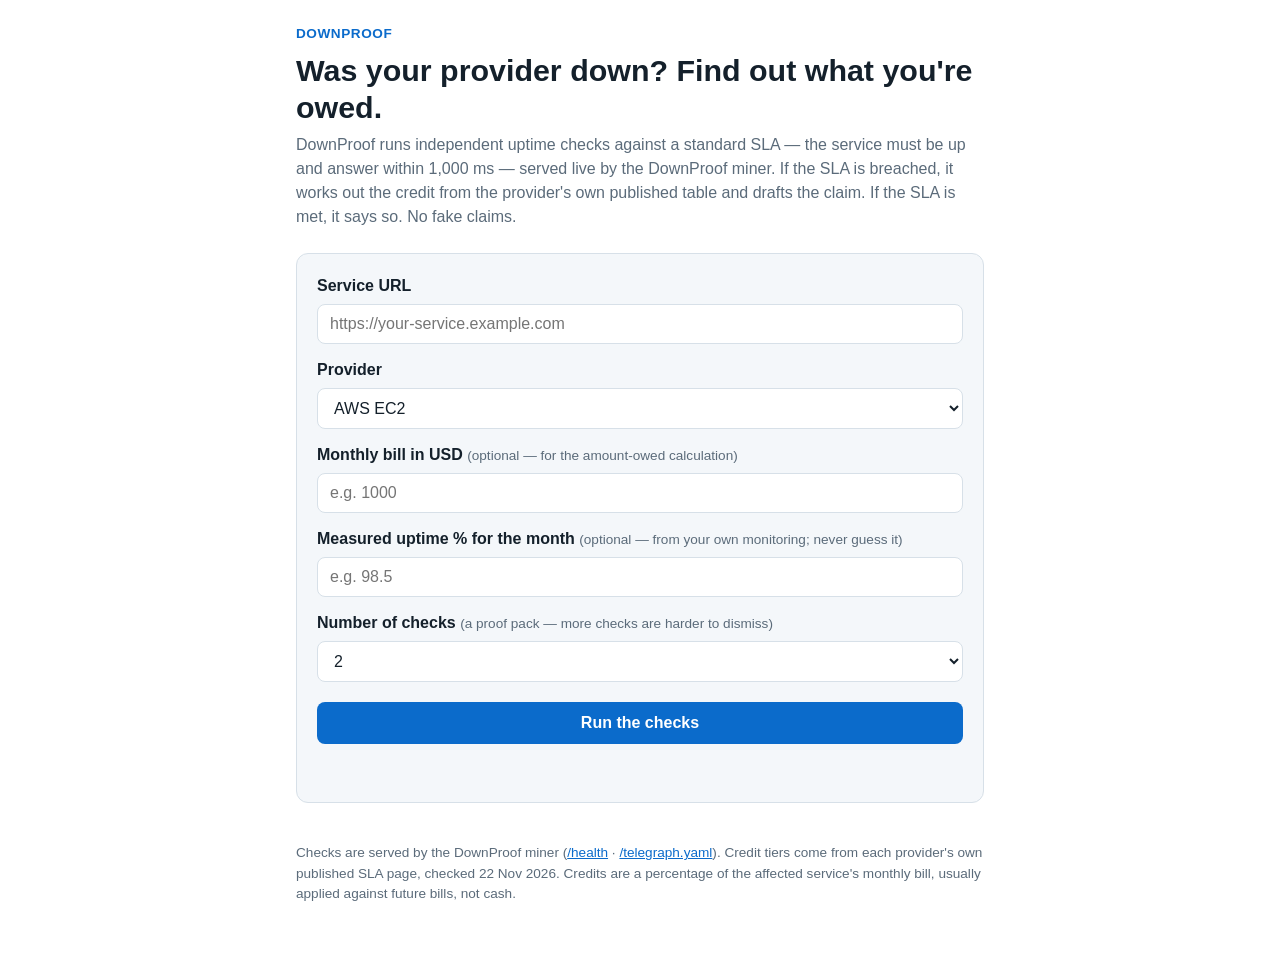
<file: index.html>
<!DOCTYPE html>
<html lang="en">
<head>
<meta charset="utf-8">
<meta name="viewport" content="width=device-width, initial-scale=1">
<title>DownProof — Was your provider down? Find out what you're owed.</title>
<meta name="description" content="DownProof runs independent uptime checks against your provider's SLA and drafts the compensation claim when the SLA is breached.">
<style>
  :root {
    --bg: #ffffff; --fg: #14202b; --muted: #5b6b7a; --card: #f4f7fa;
    --border: #d7e0e8; --accent: #0b6bcb; --accent-fg: #ffffff;
    --ok-bg: #e6f6ec; --ok-fg: #0d6e34; --bad-bg: #fdecec; --bad-fg: #a11313;
    --input-bg: #ffffff;
  }
  @media (prefers-color-scheme: dark) {
    :root {
      --bg: #0d141b; --fg: #e8eef4; --muted: #9db0c1; --card: #16212c;
      --border: #2b3d4e; --accent: #3d9bff; --accent-fg: #06121f;
      --ok-bg: #10301e; --ok-fg: #5ed68c; --bad-bg: #3a1414; --bad-fg: #ff9c9c;
      --input-bg: #0d141b;
    }
  }
  * { box-sizing: border-box; }
  body {
    margin: 0; background: var(--bg); color: var(--fg);
    font-family: -apple-system, BlinkMacSystemFont, "Segoe UI", Roboto, Helvetica, Arial, sans-serif;
    line-height: 1.5;
  }
  main { max-width: 720px; margin: 0 auto; padding: 24px 16px 64px; }
  h1 { font-size: 1.9rem; line-height: 1.2; margin: 8px 0 8px; }
  .brand { font-weight: 800; letter-spacing: .04em; text-transform: uppercase; color: var(--accent); font-size: .85rem; }
  .sub { color: var(--muted); margin: 0 0 24px; }
  form { background: var(--card); border: 1px solid var(--border); border-radius: 12px; padding: 20px; }
  label { display: block; font-weight: 600; margin: 14px 0 6px; }
  label:first-child { margin-top: 0; }
  .hint { font-weight: 400; color: var(--muted); font-size: .85rem; }
  input, select {
    width: 100%; padding: 10px 12px; font-size: 1rem; border-radius: 8px;
    border: 1px solid var(--border); background: var(--input-bg); color: var(--fg);
  }
  button {
    cursor: pointer; border: 0; border-radius: 8px; padding: 12px 18px;
    font-size: 1rem; font-weight: 700; background: var(--accent); color: var(--accent-fg);
  }
  button:disabled { opacity: .55; cursor: wait; }
  button.secondary { background: transparent; color: var(--accent); border: 1px solid var(--accent); padding: 8px 14px; font-size: .9rem; }
  #run { width: 100%; margin-top: 20px; }
  #status { min-height: 1.5em; color: var(--muted); margin: 14px 0 0; }
  #results { margin-top: 28px; display: none; }
  .verdict { border-radius: 12px; padding: 20px; font-size: 1.35rem; font-weight: 800; text-align: center; }
  .verdict.ok { background: var(--ok-bg); color: var(--ok-fg); }
  .verdict.bad { background: var(--bad-bg); color: var(--bad-fg); }
  .check { border: 1px solid var(--border); border-radius: 10px; padding: 12px 16px; margin-top: 10px; }
  .check .tag { font-weight: 700; }
  .check .tag.ok { color: var(--ok-fg); } .check .tag.bad { color: var(--bad-fg); }
  .check p { margin: 4px 0; }
  .panel { background: var(--card); border: 1px solid var(--border); border-radius: 12px; padding: 20px; margin-top: 16px; }
  .panel h2 { margin: 0 0 10px; font-size: 1.15rem; }
  .owed { font-size: 1.6rem; font-weight: 800; }
  textarea {
    width: 100%; min-height: 320px; padding: 12px; border-radius: 8px; resize: vertical;
    border: 1px solid var(--border); background: var(--input-bg); color: var(--fg);
    font-family: ui-monospace, SFMono-Regular, Menlo, Consolas, monospace; font-size: .85rem;
  }
  .row { display: flex; gap: 10px; margin-top: 10px; flex-wrap: wrap; }
  footer { color: var(--muted); font-size: .85rem; margin-top: 40px; }
  a { color: var(--accent); }
</style>
</head>
<body>
<main>
  <div class="brand">DownProof</div>
  <h1>Was your provider down? Find out what you're owed.</h1>
  <p class="sub">DownProof runs independent uptime checks against a standard SLA — the service must be up and
  answer within 1,000&nbsp;ms — served live by the DownProof miner. If the SLA is breached, it works out the
  credit from the provider's own published table and drafts the claim. If the SLA is met, it says so. No fake claims.</p>

  <form id="form">
    <label for="url">Service URL</label>
    <input id="url" type="text" inputmode="url" placeholder="https://your-service.example.com" required>

    <label for="provider">Provider</label>
    <select id="provider">
      <option value="aws-ec2">AWS EC2</option>
      <option value="aws-s3">AWS S3</option>
      <option value="azure-vm">Azure Virtual Machines</option>
      <option value="gcp-compute">Google Compute Engine</option>
      <option value="cloudflare-workers">Cloudflare Workers</option>
      <option value="digitalocean-spaces">DigitalOcean Spaces</option>
      <option value="other">Other / not listed</option>
    </select>

    <label for="bill">Monthly bill in USD <span class="hint">(optional — for the amount-owed calculation)</span></label>
    <input id="bill" type="number" min="0" step="0.01" placeholder="e.g. 1000">

    <label for="uptime">Measured uptime % for the month <span class="hint">(optional — from your own monitoring; never guess it)</span></label>
    <input id="uptime" type="number" min="0" max="100" step="0.01" placeholder="e.g. 98.5">

    <label for="checks">Number of checks <span class="hint">(a proof pack — more checks are harder to dismiss)</span></label>
    <select id="checks">
      <option value="1">1</option>
      <option value="2" selected>2</option>
      <option value="3">3</option>
      <option value="4">4</option>
      <option value="5">5</option>
    </select>

    <button id="run" type="submit">Run the checks</button>
    <p id="status" role="status"></p>
  </form>

  <section id="results">
    <div id="verdict" class="verdict"></div>
    <div id="checklist"></div>
    <div id="owedpanel"></div>
    <div class="panel" id="letterpanel">
      <h2 id="lettertitle">Your claim letter</h2>
      <textarea id="letter" readonly></textarea>
      <div class="row">
        <button class="secondary" id="copy" type="button">Copy</button>
        <button class="secondary" id="download" type="button">Download (.md)</button>
      </div>
    </div>
  </section>

  <footer>
    Checks are served by the DownProof miner (<a href="/health">/health</a> ·
    <a href="/telegraph.yaml">/telegraph.yaml</a>). Credit tiers come from each provider's own published SLA
    page, checked 22 Nov 2026. Credits are a percentage of the affected service's monthly bill, usually
    applied against future bills, not cash.
  </footer>
</main>
<script>
"use strict";

// Provider SLA credit tiers — mirrors app/sla_credits.py TABLES exactly
// (checked against each provider's own SLA page, 22 Nov 2026). If a
// provider is not listed here we never guess a credit figure.
const TABLES = {
  "aws-ec2": {"label": "AWS EC2 (multi-AZ, region level)", "commitment": 99.99, "tiers": [[99.0, 10], [95.0, 30], [0.0, 100]], "claim_window_days": 60, "source": "https://aws.amazon.com/compute/sla/"},
  "aws-s3": {"label": "AWS S3 (Standard)", "commitment": 99.9, "tiers": [[99.0, 10], [95.0, 25], [0.0, 100]], "claim_window_days": 60, "source": "https://aws.amazon.com/s3/sla/"},
  "azure-vm": {"label": "Azure Virtual Machines (zones / availability sets)", "commitment": 99.99, "tiers": [[99.0, 10], [95.0, 25], [0.0, 100]], "claim_window_days": 60, "source": "https://www.syntaqx.com/books/hosting-and-cloud/slas-and-service-credits"},
  "gcp-compute": {"label": "Google Compute Engine (multi-zone, Premium Tier)", "commitment": 99.99, "tiers": [[99.0, 10], [95.0, 25], [0.0, 100]], "claim_window_days": 30, "source": "https://cloud.google.com/compute/sla"},
  "cloudflare-workers": {"label": "Cloudflare Workers", "commitment": 99.99, "tiers": [[99.9, 10], [95.0, 25], [0.0, 50]], "claim_window_days": null, "source": "https://www.cloudflare.com/en-gb/workers-service-level-agreement/"},
  "digitalocean-spaces": {"label": "DigitalOcean Spaces", "commitment": 99.9, "tiers": [[99.0, 10], [95.0, 25], [0.0, 100]], "claim_window_days": null, "source": "https://www.digitalocean.com/sla/spaces"}
};
const CAVEAT = "Credit is a percentage of the affected service's monthly bill, usually applied as a credit against future bills, not cash. Check the provider's SLA for exclusions.";
const PROVIDER_NAMES = {
  "aws-ec2": "AWS EC2", "aws-s3": "AWS S3", "azure-vm": "Azure Virtual Machines",
  "gcp-compute": "Google Compute Engine", "cloudflare-workers": "Cloudflare Workers",
  "digitalocean-spaces": "DigitalOcean Spaces", "other": "Service provider"
};
const MAX_LATENCY_MS = 1000; // the standard SLA this page checks against

const $ = (id) => document.getElementById(id);
const money = (n) => "$" + n.toFixed(2);
const round2 = (n) => Math.round(n * 100) / 100;

function fmtDateUTC(d) {
  const p = (n) => String(n).padStart(2, "0");
  return d.getUTCFullYear() + "-" + p(d.getUTCMonth() + 1) + "-" + p(d.getUTCDate())
    + " " + p(d.getUTCHours()) + ":" + p(d.getUTCMinutes()) + " UTC";
}
function ymdUTC(d) { return fmtDateUTC(d).slice(0, 10); }

// Mirrors credit_for() in app/sla_credits.py.
function creditFor(key, uptimePct, bill) {
  const t = TABLES[key];
  if (!t) return null;
  let pct = 0;
  if (uptimePct < t.commitment) {
    for (const [lower, p] of t.tiers) { if (uptimePct >= lower) { pct = p; break; } }
  }
  return { label: t.label, commitment: t.commitment, uptime: uptimePct, creditPct: pct,
           bill: round2(bill), creditUsd: round2(bill * pct / 100),
           windowDays: t.claim_window_days, source: t.source };
}

async function runOneCheck(url) {
  const resp = await fetch("/query", {
    method: "POST",
    headers: {"Content-Type": "application/json"},
    body: JSON.stringify({url: url, max_latency_ms: MAX_LATENCY_MS})
  });
  const data = await resp.json();
  if (!resp.ok) throw new Error(data.error || ("HTTP " + resp.status));
  return data;
}

$("form").addEventListener("submit", async (ev) => {
  ev.preventDefault();
  const url = $("url").value.trim();
  const providerKey = $("provider").value;
  const providerName = PROVIDER_NAMES[providerKey];
  const billRaw = $("bill").value.trim();
  const uptimeRaw = $("uptime").value.trim();
  const bill = billRaw === "" ? null : parseFloat(billRaw);
  const uptime = uptimeRaw === "" ? null : parseFloat(uptimeRaw);
  const nChecks = parseInt($("checks").value, 10);
  if (!url) return;
  if (uptime !== null && !(uptime >= 0 && uptime <= 100)) {
    $("status").textContent = "Uptime % must be between 0 and 100.";
    return;
  }

  const runBtn = $("run");
  runBtn.disabled = true;
  $("results").style.display = "none";
  const checkedAt = new Date();
  const results = [];
  try {
    for (let i = 0; i < nChecks; i++) {
      $("status").textContent = "Running check " + (i + 1) + " of " + nChecks + " via the DownProof miner…";
      results.push(await runOneCheck(url));
    }
  } catch (e) {
    $("status").textContent = "A check could not be completed: " + e.message;
    runBtn.disabled = false;
    return;
  }
  $("status").textContent = "";
  runBtn.disabled = false;
  render(url, providerKey, providerName, bill, uptime, results, checkedAt);
});

function render(url, providerKey, providerName, bill, uptime, results, checkedAt) {
  const breachedCount = results.filter(r => r.sla && r.sla.breached).length;
  const breached = breachedCount > 0;
  const first = results[0];
  const firstBreached = results.find(r => r.sla && r.sla.breached) || first;

  const verdict = $("verdict");
  verdict.className = "verdict " + (breached ? "bad" : "ok");
  verdict.textContent = breached
    ? "SLA BREACHED — " + breachedCount + " of " + results.length + " check(s) breached"
    : "SLA MET — no breach found";

  $("checklist").innerHTML = results.map((r, i) => {
    const b = r.sla && r.sla.breached;
    return '<div class="check"><p><span class="tag ' + (b ? "bad" : "ok") + '">Check ' + (i + 1)
      + ": " + (b ? "BREACHED" : "OK") + "</span></p>"
      + "<p>" + escapeHtml(r.summary) + "</p>"
      + "<p>" + escapeHtml(r.sla ? r.sla.summary : "") + "</p></div>";
  }).join("");

  // Owed-money calculation — only with bill + uptime + a listed provider.
  let owed = null;
  let owedHtml = "";
  if (breached && providerKey !== "other" && bill !== null && uptime !== null) {
    owed = creditFor(providerKey, uptime, bill);
    const deadline = owed.windowDays ? ymdUTC(new Date(checkedAt.getTime() + owed.windowDays * 86400000)) : null;
    owed.deadline = deadline;
    owedHtml = '<div class="panel"><h2>What you are owed</h2>'
      + '<p class="owed">' + money(owed.creditUsd) + "</p>"
      + "<p>Per " + escapeHtml(owed.label) + "'s own published SLA table: monthly uptime "
      + owed.uptime + "% against a " + owed.commitment + "% commitment puts you in the "
      + owed.creditPct + "% credit tier on a " + money(owed.bill) + " monthly bill.</p>"
      + (deadline ? "<p><strong>Claim by " + deadline + "</strong> (last safe day, " + owed.windowDays
        + " days from this check). Missing the window is the most common reason valid claims die.</p>" : "")
      + '<p class="hint">Source: <a href="' + owed.source + '">' + owed.source + "</a><br>" + CAVEAT + "</p></div>";
  } else if (breached && providerKey === "other") {
    owedHtml = '<div class="panel"><h2>Amount owed</h2><p>The SLA was breached, but this provider is not in '
      + "our published credit table, so the amount owed can't be calculated here — we never guess a figure. "
      + "Check the provider's own SLA for its credit tiers, and use the claim letter below as evidence.</p></div>";
  } else if (breached && (bill === null || uptime === null)) {
    owedHtml = '<div class="panel"><h2>Amount owed</h2><p>The SLA was breached. To calculate the credit, '
      + "add your monthly bill and your measured monthly uptime % above and run the checks again — "
      + "a single snapshot cannot invent a monthly uptime figure.</p></div>";
  } else if (!breached) {
    owedHtml = '<div class="panel"><h2>No breach — nothing owed</h2><p>Every check came back within the SLA, '
      + "so there is no claim to file. The honesty record below exists so a provider (and anyone reviewing "
      + "DownProof) can see it talks users out of false claims, not just into real ones.</p></div>";
  }
  $("owedpanel").innerHTML = owedHtml;

  // Letter / honesty record — mirrors app/downproof.py output.
  let text, title, fname;
  if (breached) {
    title = "Your claim letter"; fname = "claim.md";
    const lines = [
      "To: " + providerName + " — Support / SLA Claims",
      "From: A DownProof user",
      "Date: " + fmtDateUTC(checkedAt),
      "Subject: SLA compensation claim for " + url,
      "",
      "Dear " + providerName + " team,",
      "",
      "An independent uptime check at the time above found your service in breach of its SLA: " + (firstBreached.sla ? firstBreached.sla.summary : ""),
      "Proof pack: " + breachedCount + " of " + results.length + " independent check(s) breached the SLA."
    ];
    results.forEach((r, i) => {
      lines.push("- Check " + (i + 1) + ": " + r.summary + " | " + (r.sla ? r.sla.summary : "")
        + " | Served by: DownProof miner (downproof-uptime), POST /query");
    });
    if (owed) {
      lines.push("",
        "Amount owed (per your own published SLA table — " + owed.label + "):",
        "- Monthly uptime: " + owed.uptime + "% (commitment " + owed.commitment + "%)",
        "- Credit tier: " + owed.creditPct + "% of the affected service's monthly bill",
        "- Monthly bill supplied: " + money(owed.bill) + " -> credit owed: " + money(owed.creditUsd),
        "- Source: " + owed.source,
        "- " + CAVEAT);
      if (owed.deadline) {
        lines.push("",
          "Claim window: file by " + owed.deadline + " (last safe day, " + owed.windowDays
          + " days from this check). Missing the window is the most common reason valid claims die.");
      }
    } else if (providerKey === "other") {
      lines.push("", "Amount owed: not calculated — the provider/service is not in our published credit table; check its SLA directly.");
    }
    lines.push("",
      "Cost of proof: " + results.length + " check(s) served by the DownProof miner (downproof-uptime) from downproof.vercel.app. No charge was made from this web page; the miner's listed price on Telegraph is 0.01 USDC per check.",
      "Recovered / owed: " + money(owed ? owed.creditUsd : 0) + ".",
      "",
      "Please credit the account per the SLA compensation terms and confirm in writing.",
      "",
      "— Generated automatically by DownProof");
    text = lines.join("\n");
  } else {
    title = "Honesty record — no claim filed"; fname = "no_breach.md";
    text = [
      "SLA met — no claim filed",
      "Service: " + url + " (" + providerName + ")",
      "Checked: " + fmtDateUTC(checkedAt) + " — " + results.length + " check(s), all within the SLA",
      "Evidence: " + first.summary,
      "Cost of proof: " + results.length + " check(s) served by the DownProof miner (downproof-uptime) from downproof.vercel.app at no charge from this web page.",
      "This record exists so a provider (and a judge) can see DownProof talks users out of false claims, not just into real ones."
    ].join("\n");
  }
  $("lettertitle").textContent = title;
  $("letter").value = text;
  $("letterpanel").dataset.fname = fname;
  $("results").style.display = "block";
  $("results").scrollIntoView({behavior: "smooth"});
}

function escapeHtml(s) {
  return String(s == null ? "" : s).replace(/[&<>"']/g, (c) => (
    {"&": "&amp;", "<": "&lt;", ">": "&gt;", '"': "&quot;", "'": "&#39;"}[c]));
}

$("copy").addEventListener("click", async () => {
  const ta = $("letter");
  try { await navigator.clipboard.writeText(ta.value); $("copy").textContent = "Copied ✓"; }
  catch (e) { ta.select(); document.execCommand("copy"); $("copy").textContent = "Copied ✓"; }
  setTimeout(() => { $("copy").textContent = "Copy"; }, 2000);
});
$("download").addEventListener("click", () => {
  const fname = $("letterpanel").dataset.fname || "claim.md";
  const blob = new Blob([$("letter").value], {type: "text/markdown"});
  const a = document.createElement("a");
  a.href = URL.createObjectURL(blob);
  a.download = fname;
  a.click();
  URL.revokeObjectURL(a.href);
});
</script>
</body>
</html>
</file>
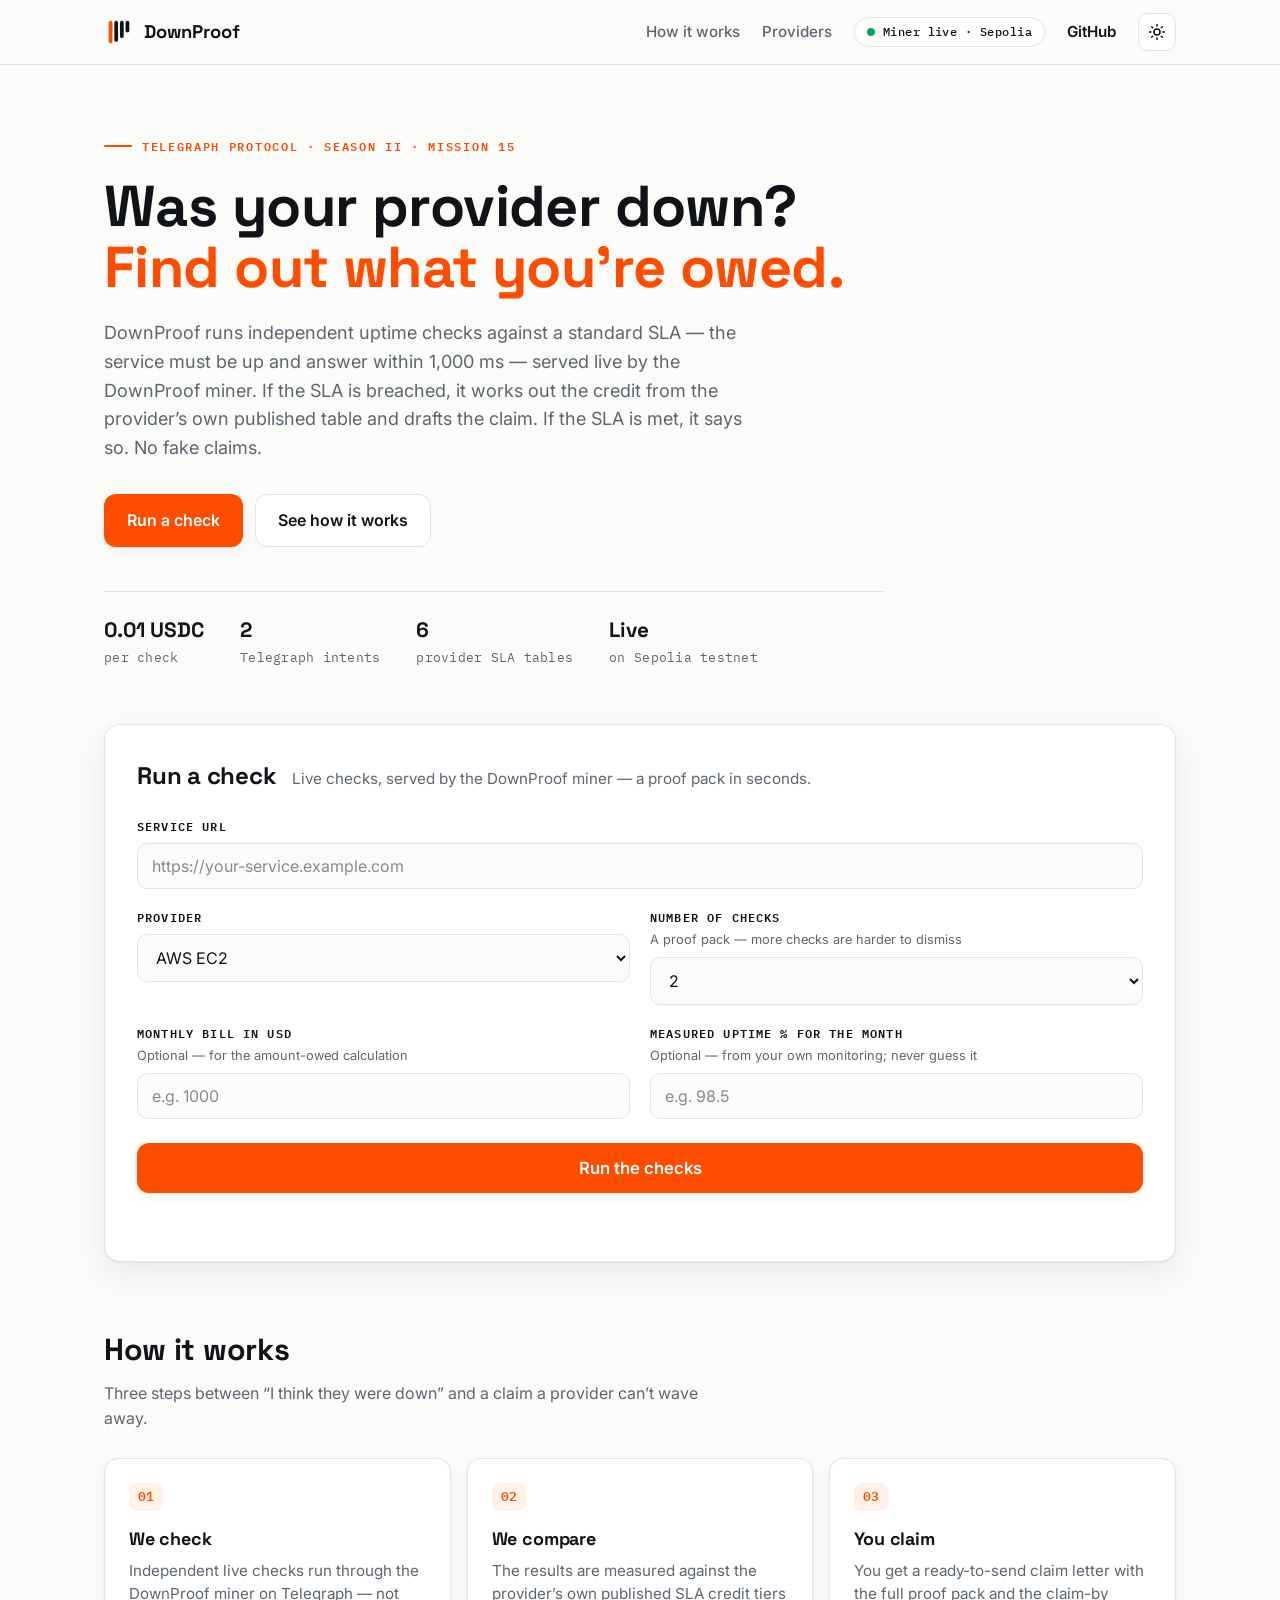
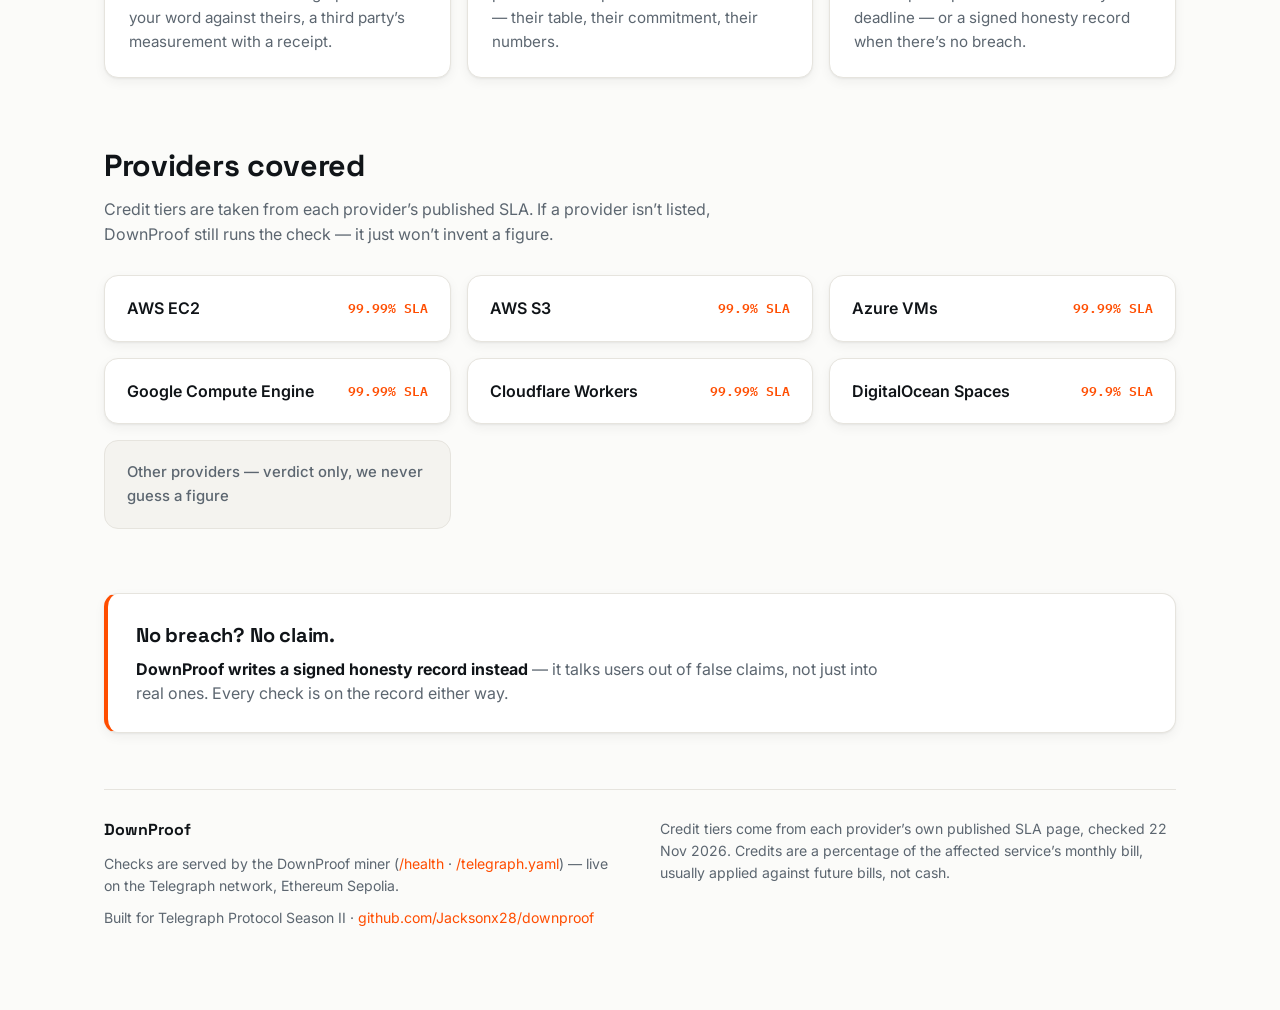
<file: web/index.v2.html>
<!DOCTYPE html>
<html lang="en" data-theme="light">
<head>
<meta charset="utf-8">
<meta name="viewport" content="width=device-width, initial-scale=1">
<title>DownProof — Was your provider down? Find out what you're owed.</title>
<meta name="description" content="DownProof runs independent uptime checks against your provider's SLA and drafts the compensation claim when the SLA is breached.">
<meta name="theme-color" content="#FBFBF9">
<link rel="preconnect" href="https://fonts.googleapis.com">
<link rel="preconnect" href="https://fonts.gstatic.com" crossorigin>
<link href="https://fonts.googleapis.com/css2?family=Space+Grotesk:wght@500;600;700&family=Inter:wght@400;500;600;700&family=IBM+Plex+Mono:wght@400;500;600&display=swap" rel="stylesheet">
<script>
  // Set the theme before first paint: saved choice, else OS preference.
  (function () {
    var t = null;
    try { t = localStorage.getItem("dp-theme"); } catch (e) { /* private mode */ }
    if (t !== "dark" && t !== "light") {
      t = (window.matchMedia && window.matchMedia("(prefers-color-scheme: dark)").matches) ? "dark" : "light";
    }
    document.documentElement.setAttribute("data-theme", t);
  })();
</script>
<style>
  :root {
    --bg: #FBFBF9;
    --surface: #FFFFFF;
    --surface-2: #F4F3EF;
    --ink: #101418;
    --muted: #5C6670;
    --border: #E6E4DE;
    --accent: #FF4D00;
    --accent-hover: #E64400;
    --accent-ink: #FFFFFF;
    --accent-soft: #FFF0E8;
    --ok: #0E9F5A;
    --ok-bg: #E7F6EE;
    --ok-border: #BEE8D2;
    --bad: #E5484D;
    --bad-bg: #FDECEC;
    --bad-border: #F6CACA;
    --shadow: 0 1px 2px rgba(16,20,24,.05), 0 12px 32px rgba(16,20,24,.07);
    --shadow-sm: 0 1px 2px rgba(16,20,24,.05), 0 4px 12px rgba(16,20,24,.05);
    --display: "Space Grotesk", "Inter", sans-serif;
    --body: "Inter", -apple-system, BlinkMacSystemFont, "Segoe UI", sans-serif;
    --mono: "IBM Plex Mono", ui-monospace, SFMono-Regular, Menlo, Consolas, monospace;
  }
  [data-theme="dark"] {
    --bg: #0B0C0E;
    --surface: #141619;
    --surface-2: #1A1C20;
    --ink: #F2F3F0;
    --muted: #9BA3AB;
    --border: #26282D;
    --accent: #FF4D00;
    --accent-hover: #E64400;
    --accent-ink: #FFFFFF;
    --accent-soft: #2B160B;
    --ok: #2FBF71;
    --ok-bg: #0D2A1C;
    --ok-border: #1D4A33;
    --bad: #FF6369;
    --bad-bg: #331417;
    --bad-border: #5A2327;
    --shadow: 0 1px 2px rgba(0,0,0,.45), 0 12px 32px rgba(0,0,0,.4);
    --shadow-sm: 0 1px 2px rgba(0,0,0,.4), 0 4px 12px rgba(0,0,0,.3);
  }
  * { box-sizing: border-box; }
  html { scroll-behavior: smooth; }
  body {
    margin: 0; background: var(--bg); color: var(--ink);
    font-family: var(--body); line-height: 1.55; font-size: 16px;
    -webkit-font-smoothing: antialiased;
    transition: background-color .25s ease, color .25s ease;
  }
  ::selection { background: var(--accent); color: var(--accent-ink); }
  a { color: var(--accent); text-decoration: none; }
  a:hover { text-decoration: underline; }
  :focus-visible { outline: 2px solid var(--accent); outline-offset: 2px; border-radius: 4px; }
  h1, h2, h3 { font-family: var(--display); letter-spacing: -0.01em; }

  /* ---------- Nav ---------- */
  .nav {
    position: sticky; top: 0; z-index: 50;
    background: color-mix(in srgb, var(--bg) 88%, transparent);
    backdrop-filter: blur(10px); -webkit-backdrop-filter: blur(10px);
    border-bottom: 1px solid var(--border);
  }
  .nav-inner {
    max-width: 1120px; margin: 0 auto; padding: 0 24px;
    height: 64px; display: flex; align-items: center; gap: 24px;
  }
  .brand {
    display: inline-flex; align-items: center; gap: 10px;
    color: var(--ink); font-family: var(--display); font-weight: 700; font-size: 1.15rem;
  }
  .brand:hover { text-decoration: none; }
  .brand svg { display: block; }
  .nav-links { margin-left: auto; display: flex; align-items: center; gap: 22px; }
  .nav-links a { color: var(--muted); font-weight: 500; font-size: .95rem; }
  .nav-links a:hover { color: var(--ink); text-decoration: none; }
  .nav-links a.gh { color: var(--ink); font-weight: 600; }
  .pill {
    display: inline-flex; align-items: center; gap: 8px;
    font-family: var(--mono); font-size: .72rem; font-weight: 500; letter-spacing: .04em;
    color: var(--ink); background: var(--surface); border: 1px solid var(--border);
    border-radius: 999px; padding: 5px 12px; white-space: nowrap;
  }
  .pill .dot {
    width: 8px; height: 8px; border-radius: 50%; background: var(--ok); flex: none;
    animation: pulse 2s ease-in-out infinite;
  }
  @keyframes pulse {
    0%, 100% { box-shadow: 0 0 0 0 color-mix(in srgb, var(--ok) 45%, transparent); }
    50% { box-shadow: 0 0 0 5px transparent; }
  }
  .icon-btn {
    display: inline-flex; align-items: center; justify-content: center;
    width: 38px; height: 38px; border-radius: 10px; flex: none;
    background: var(--surface); border: 1px solid var(--border); color: var(--ink);
    cursor: pointer; padding: 0;
  }
  .icon-btn:hover { border-color: var(--muted); }
  .icon-btn svg { display: block; }
  [data-theme="light"] .icon-moon { display: none; }
  [data-theme="dark"] .icon-sun { display: none; }

  /* ---------- Layout ---------- */
  main { max-width: 1120px; margin: 0 auto; padding: 0 24px 72px; }
  section { scroll-margin-top: 88px; }

  /* ---------- Hero ---------- */
  .hero { padding: 72px 0 40px; max-width: 780px; }
  .eyebrow {
    font-family: var(--mono); font-size: .75rem; font-weight: 600;
    letter-spacing: .14em; text-transform: uppercase; color: var(--accent);
    margin: 0 0 20px; display: flex; align-items: center; gap: 10px;
  }
  .eyebrow::before { content: ""; width: 28px; height: 2px; background: var(--accent); border-radius: 2px; }
  .hero h1 {
    font-size: clamp(2.3rem, 5.2vw, 3.6rem); line-height: 1.06; font-weight: 700;
    margin: 0 0 20px;
  }
  .hero h1 .hl { color: var(--accent); }
  .sub { color: var(--muted); font-size: 1.13rem; line-height: 1.6; margin: 0 0 32px; max-width: 640px; }
  .cta-row { display: flex; gap: 12px; flex-wrap: wrap; }
  .btn {
    display: inline-flex; align-items: center; gap: 8px;
    font-weight: 600; font-size: 1rem; border-radius: 12px; padding: 13px 22px;
    border: 1px solid transparent; cursor: pointer;
  }
  .btn:hover { text-decoration: none; }
  .btn.primary { background: var(--accent); color: var(--accent-ink); box-shadow: var(--shadow-sm); }
  .btn.primary:hover { background: var(--accent-hover); }
  .btn.ghost { background: var(--surface); color: var(--ink); border-color: var(--border); }
  .btn.ghost:hover { border-color: var(--muted); }
  .stats {
    list-style: none; display: flex; flex-wrap: wrap; gap: 12px 36px;
    margin: 44px 0 0; padding: 22px 0 0; border-top: 1px solid var(--border);
  }
  .stats li { font-family: var(--mono); font-size: .8rem; color: var(--muted); letter-spacing: .02em; }
  .stats strong { display: block; font-family: var(--display); font-size: 1.3rem; color: var(--ink); letter-spacing: 0; margin-bottom: 2px; }

  /* ---------- Checker ---------- */
  .checker-card {
    background: var(--surface); border: 1px solid var(--border); border-radius: 16px;
    box-shadow: var(--shadow); padding: 32px; margin-top: 16px;
  }
  .checker-head { display: flex; align-items: baseline; gap: 16px; flex-wrap: wrap; margin-bottom: 8px; }
  .checker-head h2 { margin: 0; font-size: 1.5rem; }
  .checker-head p { margin: 0; color: var(--muted); font-size: .95rem; }
  .form-grid { display: grid; grid-template-columns: 1fr 1fr; gap: 4px 20px; }
  .field.span-2 { grid-column: span 2; }
  label {
    display: block; margin: 16px 0 7px;
    font-family: var(--mono); font-size: .72rem; font-weight: 600;
    letter-spacing: .1em; text-transform: uppercase; color: var(--ink);
  }
  .hint { display: block; margin-top: 3px; font-family: var(--body); font-size: .8rem; font-weight: 400; letter-spacing: 0; text-transform: none; color: var(--muted); }
  input, select {
    width: 100%; padding: 12px 14px; font-size: 1rem; font-family: var(--body);
    border-radius: 10px; border: 1px solid var(--border);
    background: var(--bg); color: var(--ink);
    transition: border-color .15s ease, box-shadow .15s ease;
  }
  input::placeholder { color: var(--muted); opacity: .75; }
  input:focus, select:focus {
    outline: none; border-color: var(--accent);
    box-shadow: 0 0 0 3px color-mix(in srgb, var(--accent) 22%, transparent);
  }
  button {
    cursor: pointer; border: 0; border-radius: 10px; padding: 12px 18px;
    font-size: 1rem; font-weight: 600; font-family: var(--body);
    background: var(--accent); color: var(--accent-ink);
  }
  button:hover { background: var(--accent-hover); }
  button:disabled { opacity: .55; cursor: wait; }
  button.secondary {
    background: var(--surface); color: var(--ink); border: 1px solid var(--border);
    padding: 9px 16px; font-size: .9rem;
  }
  button.secondary:hover { background: var(--surface-2); border-color: var(--muted); }
  #run { width: 100%; margin-top: 24px; padding: 15px 18px; font-size: 1.05rem; border-radius: 12px; box-shadow: var(--shadow-sm); }
  #status { min-height: 1.5em; color: var(--muted); margin: 14px 0 0; font-size: .92rem; }
  #status:not(:empty)::before { content: "› "; color: var(--accent); font-weight: 700; }

  /* ---------- Results ---------- */
  #results { margin-top: 32px; display: none; }
  .verdict {
    border-radius: 14px; padding: 24px 28px; font-family: var(--display);
    font-size: clamp(1.25rem, 3vw, 1.6rem); font-weight: 700; text-align: left;
    display: flex; align-items: center; gap: 16px; border: 1px solid transparent;
  }
  .verdict::before {
    content: ""; flex: none; width: 40px; height: 40px; border-radius: 50%;
    display: inline-flex; align-items: center; justify-content: center;
    font-size: 1.25rem; font-weight: 700; color: #fff; text-align: center; line-height: 40px;
  }
  .verdict.ok { background: var(--ok-bg); color: var(--ok); border-color: var(--ok-border); }
  .verdict.ok::before { content: "✓"; background: var(--ok); }
  .verdict.bad { background: var(--bad-bg); color: var(--bad); border-color: var(--bad-border); }
  .verdict.bad::before { content: "!"; background: var(--bad); }
  .check {
    background: var(--surface); border: 1px solid var(--border); border-left: 4px solid var(--ok);
    border-radius: 12px; padding: 14px 18px; margin-top: 10px; box-shadow: var(--shadow-sm);
  }
  .check:has(.tag.bad) { border-left-color: var(--bad); }
  .check .tag { font-weight: 700; font-family: var(--mono); font-size: .85rem; letter-spacing: .03em; }
  .check .tag.ok { color: var(--ok); } .check .tag.bad { color: var(--bad); }
  .check p { margin: 4px 0; }
  .check p + p { color: var(--muted); font-size: .95rem; }
  .panel {
    background: var(--surface); border: 1px solid var(--border); border-radius: 14px;
    padding: 26px; margin-top: 16px; box-shadow: var(--shadow-sm);
  }
  .panel h2 { margin: 0 0 10px; font-size: 1.2rem; }
  .panel p { margin: 8px 0; }
  .panel .hint { font-family: var(--body); font-size: .85rem; letter-spacing: 0; text-transform: none; }
  .owed {
    font-family: var(--display); font-size: clamp(2.6rem, 6vw, 3.6rem); font-weight: 700;
    line-height: 1.05; color: var(--accent); margin: 6px 0 10px;
  }
  #letterpanel { background: var(--surface-2); }
  textarea {
    width: 100%; min-height: 320px; padding: 18px; border-radius: 10px; resize: vertical;
    border: 1px solid var(--border); background: var(--surface); color: var(--ink);
    font-family: var(--mono); font-size: .85rem; line-height: 1.6;
    box-shadow: var(--shadow-sm);
  }
  .row { display: flex; gap: 10px; margin-top: 12px; flex-wrap: wrap; }

  /* ---------- Sections ---------- */
  .section { padding: 64px 0 0; }
  .section-head { max-width: 640px; margin-bottom: 28px; }
  .section-head h2 { font-size: 1.9rem; margin: 0 0 8px; }
  .section-head p { color: var(--muted); margin: 0; }
  .steps { display: grid; grid-template-columns: repeat(3, 1fr); gap: 16px; }
  .step {
    background: var(--surface); border: 1px solid var(--border); border-radius: 14px;
    padding: 24px; box-shadow: var(--shadow-sm);
  }
  .step .num {
    font-family: var(--mono); font-size: .8rem; font-weight: 600; color: var(--accent);
    background: var(--accent-soft); border-radius: 8px; padding: 4px 9px; display: inline-block;
  }
  .step h3 { margin: 14px 0 6px; font-size: 1.12rem; }
  .step p { margin: 0; color: var(--muted); font-size: .95rem; }
  .providers { display: grid; grid-template-columns: repeat(3, 1fr); gap: 16px; }
  .provider-card {
    background: var(--surface); border: 1px solid var(--border); border-radius: 14px;
    padding: 20px 22px; box-shadow: var(--shadow-sm);
    display: flex; align-items: center; justify-content: space-between; gap: 12px;
  }
  .provider-card .pname { font-weight: 600; }
  .provider-card .sla { font-family: var(--mono); font-size: .82rem; color: var(--accent); font-weight: 600; white-space: nowrap; }
  .provider-card.muted-card { background: var(--surface-2); box-shadow: none; }
  .provider-card.muted-card .pname { color: var(--muted); font-weight: 500; font-size: .93rem; }
  .honesty {
    margin-top: 64px; border: 1px solid var(--border); border-left: 4px solid var(--accent);
    background: var(--surface); border-radius: 14px; padding: 26px 28px; box-shadow: var(--shadow-sm);
  }
  .honesty h2 { margin: 0 0 6px; font-size: 1.25rem; }
  .honesty p { margin: 0; color: var(--muted); max-width: 760px; }
  .honesty strong { color: var(--ink); }

  /* ---------- Footer ---------- */
  footer {
    color: var(--muted); font-size: .88rem; margin-top: 56px;
    border-top: 1px solid var(--border); padding-top: 28px;
    display: grid; grid-template-columns: 1fr 1fr; gap: 8px 40px;
  }
  footer p { margin: 0 0 10px; }
  footer .foot-brand { font-family: var(--display); font-weight: 700; color: var(--ink); font-size: 1rem; }

  /* ---------- Responsive ---------- */
  @media (max-width: 760px) {
    .nav-inner { padding: 0 16px; gap: 14px; }
    .nav-links { gap: 14px; }
    .nav-links a:not(.gh) { display: none; }
    .pill { display: none; }
    main { padding: 0 16px 56px; }
    .hero { padding: 44px 0 28px; }
    .form-grid { grid-template-columns: 1fr; }
    .field.span-2 { grid-column: span 1; }
    .checker-card { padding: 22px; }
    .steps, .providers { grid-template-columns: 1fr; }
    footer { grid-template-columns: 1fr; }
    .verdict { padding: 20px; }
  }
  @media (prefers-reduced-motion: reduce) {
    html { scroll-behavior: auto; }
    .pill .dot { animation: none; }
    * { transition: none !important; }
  }
</style>
<link rel="icon" href="data:image/svg+xml,%3Csvg xmlns='http://www.w3.org/2000/svg' viewBox='0 0 64 64'%3E%3Crect x='10' y='8' width='8' height='48' rx='4' fill='%23FF4D00'/%3E%3Crect x='22' y='8' width='8' height='45' rx='4' fill='%23101418'/%3E%3Crect x='34' y='8' width='8' height='37' rx='4' fill='%23101418'/%3E%3Crect x='46' y='8' width='8' height='25' rx='4' fill='%23101418'/%3E%3C/svg%3E">
</head>
<body>
<header class="nav">
  <div class="nav-inner">
    <a class="brand" href="#top" aria-label="DownProof home">
      <svg width="30" height="30" viewBox="0 0 64 64" fill="none" aria-hidden="true">
        <rect x="10" y="8" width="8" height="48" rx="4" fill="#FF4D00"/>
        <rect x="22" y="8" width="8" height="45" rx="4" fill="currentColor"/>
        <rect x="34" y="8" width="8" height="37" rx="4" fill="currentColor"/>
        <rect x="46" y="8" width="8" height="25" rx="4" fill="currentColor"/>
      </svg>
      <span>DownProof</span>
    </a>
    <nav class="nav-links">
      <a href="#how">How it works</a>
      <a href="#providers">Providers</a>
      <span class="pill"><span class="dot"></span>Miner live · Sepolia</span>
      <a class="gh" href="https://github.com/Jacksonx28/downproof" target="_blank" rel="noopener">GitHub</a>
      <button class="icon-btn" id="theme-toggle" type="button" aria-label="Toggle dark mode" title="Toggle dark mode">
        <svg class="icon-sun" width="18" height="18" viewBox="0 0 24 24" fill="none" stroke="currentColor" stroke-width="2" stroke-linecap="round" aria-hidden="true"><circle cx="12" cy="12" r="4"/><path d="M12 2v2M12 20v2M4.9 4.9l1.4 1.4M17.7 17.7l1.4 1.4M2 12h2M20 12h2M4.9 19.1l1.4-1.4M17.7 6.3l1.4-1.4"/></svg>
        <svg class="icon-moon" width="18" height="18" viewBox="0 0 24 24" fill="none" stroke="currentColor" stroke-width="2" stroke-linecap="round" stroke-linejoin="round" aria-hidden="true"><path d="M21 12.8A9 9 0 1 1 11.2 3a7 7 0 0 0 9.8 9.8Z"/></svg>
      </button>
    </nav>
  </div>
</header>

<main id="top">
  <section class="hero">
    <p class="eyebrow">Telegraph Protocol · Season II · Mission 15</p>
    <h1>Was your provider down? <span class="hl">Find out what you&rsquo;re owed.</span></h1>
    <p class="sub">DownProof runs independent uptime checks against a standard SLA — the service must be up and
    answer within 1,000&nbsp;ms — served live by the DownProof miner. If the SLA is breached, it works out the
    credit from the provider&rsquo;s own published table and drafts the claim. If the SLA is met, it says so. No fake claims.</p>
    <div class="cta-row">
      <a class="btn primary" href="#checker">Run a check</a>
      <a class="btn ghost" href="#how">See how it works</a>
    </div>
    <ul class="stats">
      <li><strong>0.01 USDC</strong>per check</li>
      <li><strong>2</strong>Telegraph intents</li>
      <li><strong>6</strong>provider SLA tables</li>
      <li><strong>Live</strong>on Sepolia testnet</li>
    </ul>
  </section>

  <section id="checker" class="checker-card">
    <div class="checker-head">
      <h2>Run a check</h2>
      <p>Live checks, served by the DownProof miner — a proof pack in seconds.</p>
    </div>
    <form id="form">
      <div class="form-grid">
        <div class="field span-2">
          <label for="url">Service URL</label>
          <input id="url" type="text" inputmode="url" placeholder="https://your-service.example.com" required>
        </div>
        <div class="field">
          <label for="provider">Provider</label>
          <select id="provider">
            <option value="aws-ec2">AWS EC2</option>
            <option value="aws-s3">AWS S3</option>
            <option value="azure-vm">Azure Virtual Machines</option>
            <option value="gcp-compute">Google Compute Engine</option>
            <option value="cloudflare-workers">Cloudflare Workers</option>
            <option value="digitalocean-spaces">DigitalOcean Spaces</option>
            <option value="other">Other / not listed</option>
          </select>
        </div>
        <div class="field">
          <label for="checks">Number of checks <span class="hint">A proof pack — more checks are harder to dismiss</span></label>
          <select id="checks">
            <option value="1">1</option>
            <option value="2" selected>2</option>
            <option value="3">3</option>
            <option value="4">4</option>
            <option value="5">5</option>
          </select>
        </div>
        <div class="field">
          <label for="bill">Monthly bill in USD <span class="hint">Optional — for the amount-owed calculation</span></label>
          <input id="bill" type="number" min="0" step="0.01" placeholder="e.g. 1000">
        </div>
        <div class="field">
          <label for="uptime">Measured uptime % for the month <span class="hint">Optional — from your own monitoring; never guess it</span></label>
          <input id="uptime" type="number" min="0" max="100" step="0.01" placeholder="e.g. 98.5">
        </div>
      </div>
      <button id="run" type="submit">Run the checks</button>
      <p id="status" role="status"></p>
    </form>
  </section>

  <section id="results">
    <div id="verdict" class="verdict"></div>
    <div id="checklist"></div>
    <div id="owedpanel"></div>
    <div class="panel" id="letterpanel">
      <h2 id="lettertitle">Your claim letter</h2>
      <textarea id="letter" readonly></textarea>
      <div class="row">
        <button class="secondary" id="copy" type="button">Copy</button>
        <button class="secondary" id="download" type="button">Download (.md)</button>
      </div>
    </div>
  </section>

  <section id="how" class="section">
    <div class="section-head">
      <h2>How it works</h2>
      <p>Three steps between &ldquo;I think they were down&rdquo; and a claim a provider can&rsquo;t wave away.</p>
    </div>
    <div class="steps">
      <div class="step">
        <span class="num">01</span>
        <h3>We check</h3>
        <p>Independent live checks run through the DownProof miner on Telegraph — not your word against theirs, a third party&rsquo;s measurement with a receipt.</p>
      </div>
      <div class="step">
        <span class="num">02</span>
        <h3>We compare</h3>
        <p>The results are measured against the provider&rsquo;s own published SLA credit tiers — their table, their commitment, their numbers.</p>
      </div>
      <div class="step">
        <span class="num">03</span>
        <h3>You claim</h3>
        <p>You get a ready-to-send claim letter with the full proof pack and the claim-by deadline — or a signed honesty record when there&rsquo;s no breach.</p>
      </div>
    </div>
  </section>

  <section id="providers" class="section">
    <div class="section-head">
      <h2>Providers covered</h2>
      <p>Credit tiers are taken from each provider&rsquo;s published SLA. If a provider isn&rsquo;t listed, DownProof still runs the check — it just won&rsquo;t invent a figure.</p>
    </div>
    <div class="providers">
      <div class="provider-card"><span class="pname">AWS EC2</span><span class="sla">99.99% SLA</span></div>
      <div class="provider-card"><span class="pname">AWS S3</span><span class="sla">99.9% SLA</span></div>
      <div class="provider-card"><span class="pname">Azure VMs</span><span class="sla">99.99% SLA</span></div>
      <div class="provider-card"><span class="pname">Google Compute Engine</span><span class="sla">99.99% SLA</span></div>
      <div class="provider-card"><span class="pname">Cloudflare Workers</span><span class="sla">99.99% SLA</span></div>
      <div class="provider-card"><span class="pname">DigitalOcean Spaces</span><span class="sla">99.9% SLA</span></div>
      <div class="provider-card muted-card"><span class="pname">Other providers — verdict only, we never guess a figure</span></div>
    </div>
  </section>

  <section class="honesty">
    <h2>No breach? No claim.</h2>
    <p><strong>DownProof writes a signed honesty record instead</strong> — it talks users out of false claims, not just into real ones. Every check is on the record either way.</p>
  </section>

  <footer>
    <div>
      <p class="foot-brand">DownProof</p>
      <p>Checks are served by the DownProof miner (<a href="/health">/health</a> ·
      <a href="/telegraph.yaml">/telegraph.yaml</a>) — live on the Telegraph network, Ethereum Sepolia.</p>
      <p>Built for Telegraph Protocol Season II · <a href="https://github.com/Jacksonx28/downproof" target="_blank" rel="noopener">github.com/Jacksonx28/downproof</a></p>
    </div>
    <div>
      <p>Credit tiers come from each provider&rsquo;s own published SLA page, checked 22 Nov 2026.
      Credits are a percentage of the affected service&rsquo;s monthly bill, usually applied against
      future bills, not cash.</p>
    </div>
  </footer>
</main>
<script>
"use strict";

// Provider SLA credit tiers — mirrors app/sla_credits.py TABLES exactly
// (checked against each provider's own SLA page, 22 Nov 2026). If a
// provider is not listed here we never guess a credit figure.
const TABLES = {
  "aws-ec2": {"label": "AWS EC2 (multi-AZ, region level)", "commitment": 99.99, "tiers": [[99.0, 10], [95.0, 30], [0.0, 100]], "claim_window_days": 60, "source": "https://aws.amazon.com/compute/sla/"},
  "aws-s3": {"label": "AWS S3 (Standard)", "commitment": 99.9, "tiers": [[99.0, 10], [95.0, 25], [0.0, 100]], "claim_window_days": 60, "source": "https://aws.amazon.com/s3/sla/"},
  "azure-vm": {"label": "Azure Virtual Machines (zones / availability sets)", "commitment": 99.99, "tiers": [[99.0, 10], [95.0, 25], [0.0, 100]], "claim_window_days": 60, "source": "https://www.syntaqx.com/books/hosting-and-cloud/slas-and-service-credits"},
  "gcp-compute": {"label": "Google Compute Engine (multi-zone, Premium Tier)", "commitment": 99.99, "tiers": [[99.0, 10], [95.0, 25], [0.0, 100]], "claim_window_days": 30, "source": "https://cloud.google.com/compute/sla"},
  "cloudflare-workers": {"label": "Cloudflare Workers", "commitment": 99.99, "tiers": [[99.9, 10], [95.0, 25], [0.0, 50]], "claim_window_days": null, "source": "https://www.cloudflare.com/en-gb/workers-service-level-agreement/"},
  "digitalocean-spaces": {"label": "DigitalOcean Spaces", "commitment": 99.9, "tiers": [[99.0, 10], [95.0, 25], [0.0, 100]], "claim_window_days": null, "source": "https://www.digitalocean.com/sla/spaces"}
};
const CAVEAT = "Credit is a percentage of the affected service's monthly bill, usually applied as a credit against future bills, not cash. Check the provider's SLA for exclusions.";
const PROVIDER_NAMES = {
  "aws-ec2": "AWS EC2", "aws-s3": "AWS S3", "azure-vm": "Azure Virtual Machines",
  "gcp-compute": "Google Compute Engine", "cloudflare-workers": "Cloudflare Workers",
  "digitalocean-spaces": "DigitalOcean Spaces", "other": "Service provider"
};
const MAX_LATENCY_MS = 1000; // the standard SLA this page checks against

const $ = (id) => document.getElementById(id);
const money = (n) => "$" + n.toFixed(2);
const round2 = (n) => Math.round(n * 100) / 100;

function fmtDateUTC(d) {
  const p = (n) => String(n).padStart(2, "0");
  return d.getUTCFullYear() + "-" + p(d.getUTCMonth() + 1) + "-" + p(d.getUTCDate())
    + " " + p(d.getUTCHours()) + ":" + p(d.getUTCMinutes()) + " UTC";
}
function ymdUTC(d) { return fmtDateUTC(d).slice(0, 10); }

// Mirrors credit_for() in app/sla_credits.py.
function creditFor(key, uptimePct, bill) {
  const t = TABLES[key];
  if (!t) return null;
  let pct = 0;
  if (uptimePct < t.commitment) {
    for (const [lower, p] of t.tiers) { if (uptimePct >= lower) { pct = p; break; } }
  }
  return { label: t.label, commitment: t.commitment, uptime: uptimePct, creditPct: pct,
           bill: round2(bill), creditUsd: round2(bill * pct / 100),
           windowDays: t.claim_window_days, source: t.source };
}

async function runOneCheck(url) {
  const resp = await fetch("/query", {
    method: "POST",
    headers: {"Content-Type": "application/json"},
    body: JSON.stringify({url: url, max_latency_ms: MAX_LATENCY_MS})
  });
  const data = await resp.json();
  if (!resp.ok) throw new Error(data.error || ("HTTP " + resp.status));
  return data;
}

$("form").addEventListener("submit", async (ev) => {
  ev.preventDefault();
  const url = $("url").value.trim();
  const providerKey = $("provider").value;
  const providerName = PROVIDER_NAMES[providerKey];
  const billRaw = $("bill").value.trim();
  const uptimeRaw = $("uptime").value.trim();
  const bill = billRaw === "" ? null : parseFloat(billRaw);
  const uptime = uptimeRaw === "" ? null : parseFloat(uptimeRaw);
  const nChecks = parseInt($("checks").value, 10);
  if (!url) return;
  if (uptime !== null && !(uptime >= 0 && uptime <= 100)) {
    $("status").textContent = "Uptime % must be between 0 and 100.";
    return;
  }

  const runBtn = $("run");
  runBtn.disabled = true;
  $("results").style.display = "none";
  const checkedAt = new Date();
  const results = [];
  try {
    for (let i = 0; i < nChecks; i++) {
      $("status").textContent = "Running check " + (i + 1) + " of " + nChecks + " via the DownProof miner…";
      results.push(await runOneCheck(url));
    }
  } catch (e) {
    $("status").textContent = "A check could not be completed: " + e.message;
    runBtn.disabled = false;
    return;
  }
  $("status").textContent = "";
  runBtn.disabled = false;
  render(url, providerKey, providerName, bill, uptime, results, checkedAt);
});

function render(url, providerKey, providerName, bill, uptime, results, checkedAt) {
  const breachedCount = results.filter(r => r.sla && r.sla.breached).length;
  const breached = breachedCount > 0;
  const first = results[0];
  const firstBreached = results.find(r => r.sla && r.sla.breached) || first;

  const verdict = $("verdict");
  verdict.className = "verdict " + (breached ? "bad" : "ok");
  verdict.textContent = breached
    ? "SLA BREACHED — " + breachedCount + " of " + results.length + " check(s) breached"
    : "SLA MET — no breach found";

  $("checklist").innerHTML = results.map((r, i) => {
    const b = r.sla && r.sla.breached;
    return '<div class="check"><p><span class="tag ' + (b ? "bad" : "ok") + '">Check ' + (i + 1)
      + ": " + (b ? "BREACHED" : "OK") + "</span></p>"
      + "<p>" + escapeHtml(r.summary) + "</p>"
      + "<p>" + escapeHtml(r.sla ? r.sla.summary : "") + "</p></div>";
  }).join("");

  // Owed-money calculation — only with bill + uptime + a listed provider.
  let owed = null;
  let owedHtml = "";
  if (breached && providerKey !== "other" && bill !== null && uptime !== null) {
    owed = creditFor(providerKey, uptime, bill);
    const deadline = owed.windowDays ? ymdUTC(new Date(checkedAt.getTime() + owed.windowDays * 86400000)) : null;
    owed.deadline = deadline;
    owedHtml = '<div class="panel"><h2>What you are owed</h2>'
      + '<p class="owed">' + money(owed.creditUsd) + "</p>"
      + "<p>Per " + escapeHtml(owed.label) + "'s own published SLA table: monthly uptime "
      + owed.uptime + "% against a " + owed.commitment + "% commitment puts you in the "
      + owed.creditPct + "% credit tier on a " + money(owed.bill) + " monthly bill.</p>"
      + (deadline ? "<p><strong>Claim by " + deadline + "</strong> (last safe day, " + owed.windowDays
        + " days from this check). Missing the window is the most common reason valid claims die.</p>" : "")
      + '<p class="hint">Source: <a href="' + owed.source + '">' + owed.source + "</a><br>" + CAVEAT + "</p></div>";
  } else if (breached && providerKey === "other") {
    owedHtml = '<div class="panel"><h2>Amount owed</h2><p>The SLA was breached, but this provider is not in '
      + "our published credit table, so the amount owed can't be calculated here — we never guess a figure. "
      + "Check the provider's own SLA for its credit tiers, and use the claim letter below as evidence.</p></div>";
  } else if (breached && (bill === null || uptime === null)) {
    owedHtml = '<div class="panel"><h2>Amount owed</h2><p>The SLA was breached. To calculate the credit, '
      + "add your monthly bill and your measured monthly uptime % above and run the checks again — "
      + "a single snapshot cannot invent a monthly uptime figure.</p></div>";
  } else if (!breached) {
    owedHtml = '<div class="panel"><h2>No breach — nothing owed</h2><p>Every check came back within the SLA, '
      + "so there is no claim to file. The honesty record below exists so a provider (and anyone reviewing "
      + "DownProof) can see it talks users out of false claims, not just into real ones.</p></div>";
  }
  $("owedpanel").innerHTML = owedHtml;

  // Letter / honesty record — mirrors app/downproof.py output.
  let text, title, fname;
  if (breached) {
    title = "Your claim letter"; fname = "claim.md";
    const lines = [
      "To: " + providerName + " — Support / SLA Claims",
      "From: A DownProof user",
      "Date: " + fmtDateUTC(checkedAt),
      "Subject: SLA compensation claim for " + url,
      "",
      "Dear " + providerName + " team,",
      "",
      "An independent uptime check at the time above found your service in breach of its SLA: " + (firstBreached.sla ? firstBreached.sla.summary : ""),
      "Proof pack: " + breachedCount + " of " + results.length + " independent check(s) breached the SLA."
    ];
    results.forEach((r, i) => {
      lines.push("- Check " + (i + 1) + ": " + r.summary + " | " + (r.sla ? r.sla.summary : "")
        + " | Served by: DownProof miner (downproof-uptime), POST /query");
    });
    if (owed) {
      lines.push("",
        "Amount owed (per your own published SLA table — " + owed.label + "):",
        "- Monthly uptime: " + owed.uptime + "% (commitment " + owed.commitment + "%)",
        "- Credit tier: " + owed.creditPct + "% of the affected service's monthly bill",
        "- Monthly bill supplied: " + money(owed.bill) + " -> credit owed: " + money(owed.creditUsd),
        "- Source: " + owed.source,
        "- " + CAVEAT);
      if (owed.deadline) {
        lines.push("",
          "Claim window: file by " + owed.deadline + " (last safe day, " + owed.windowDays
          + " days from this check). Missing the window is the most common reason valid claims die.");
      }
    } else if (providerKey === "other") {
      lines.push("", "Amount owed: not calculated — the provider/service is not in our published credit table; check its SLA directly.");
    }
    lines.push("",
      "Cost of proof: " + results.length + " check(s) served by the DownProof miner (downproof-uptime) from downproof.vercel.app. No charge was made from this web page; the miner's listed price on Telegraph is 0.01 USDC per check.",
      "Recovered / owed: " + money(owed ? owed.creditUsd : 0) + ".",
      "",
      "Please credit the account per the SLA compensation terms and confirm in writing.",
      "",
      "— Generated automatically by DownProof");
    text = lines.join("\n");
  } else {
    title = "Honesty record — no claim filed"; fname = "no_breach.md";
    text = [
      "SLA met — no claim filed",
      "Service: " + url + " (" + providerName + ")",
      "Checked: " + fmtDateUTC(checkedAt) + " — " + results.length + " check(s), all within the SLA",
      "Evidence: " + first.summary,
      "Cost of proof: " + results.length + " check(s) served by the DownProof miner (downproof-uptime) from downproof.vercel.app at no charge from this web page.",
      "This record exists so a provider (and a judge) can see DownProof talks users out of false claims, not just into real ones."
    ].join("\n");
  }
  $("lettertitle").textContent = title;
  $("letter").value = text;
  $("letterpanel").dataset.fname = fname;
  $("results").style.display = "block";
  $("results").scrollIntoView({behavior: "smooth"});
}

function escapeHtml(s) {
  return String(s == null ? "" : s).replace(/[&<>"']/g, (c) => (
    {"&": "&amp;", "<": "&lt;", ">": "&gt;", '"': "&quot;", "'": "&#39;"}[c]));
}

$("copy").addEventListener("click", async () => {
  const ta = $("letter");
  try { await navigator.clipboard.writeText(ta.value); $("copy").textContent = "Copied ✓"; }
  catch (e) { ta.select(); document.execCommand("copy"); $("copy").textContent = "Copied ✓"; }
  setTimeout(() => { $("copy").textContent = "Copy"; }, 2000);
});
$("download").addEventListener("click", () => {
  const fname = $("letterpanel").dataset.fname || "claim.md";
  const blob = new Blob([$("letter").value], {type: "text/markdown"});
  const a = document.createElement("a");
  a.href = URL.createObjectURL(blob);
  a.download = fname;
  a.click();
  URL.revokeObjectURL(a.href);
});
</script>
<script>
  // Theme toggle: flip data-theme on <html> and persist the choice.
  (function () {
    var btn = document.getElementById("theme-toggle");
    if (!btn) return;
    btn.addEventListener("click", function () {
      var next = document.documentElement.getAttribute("data-theme") === "dark" ? "light" : "dark";
      document.documentElement.setAttribute("data-theme", next);
      try { localStorage.setItem("dp-theme", next); } catch (e) { /* private mode */ }
    });
  })();
</script>
</body>
</html>
</file>
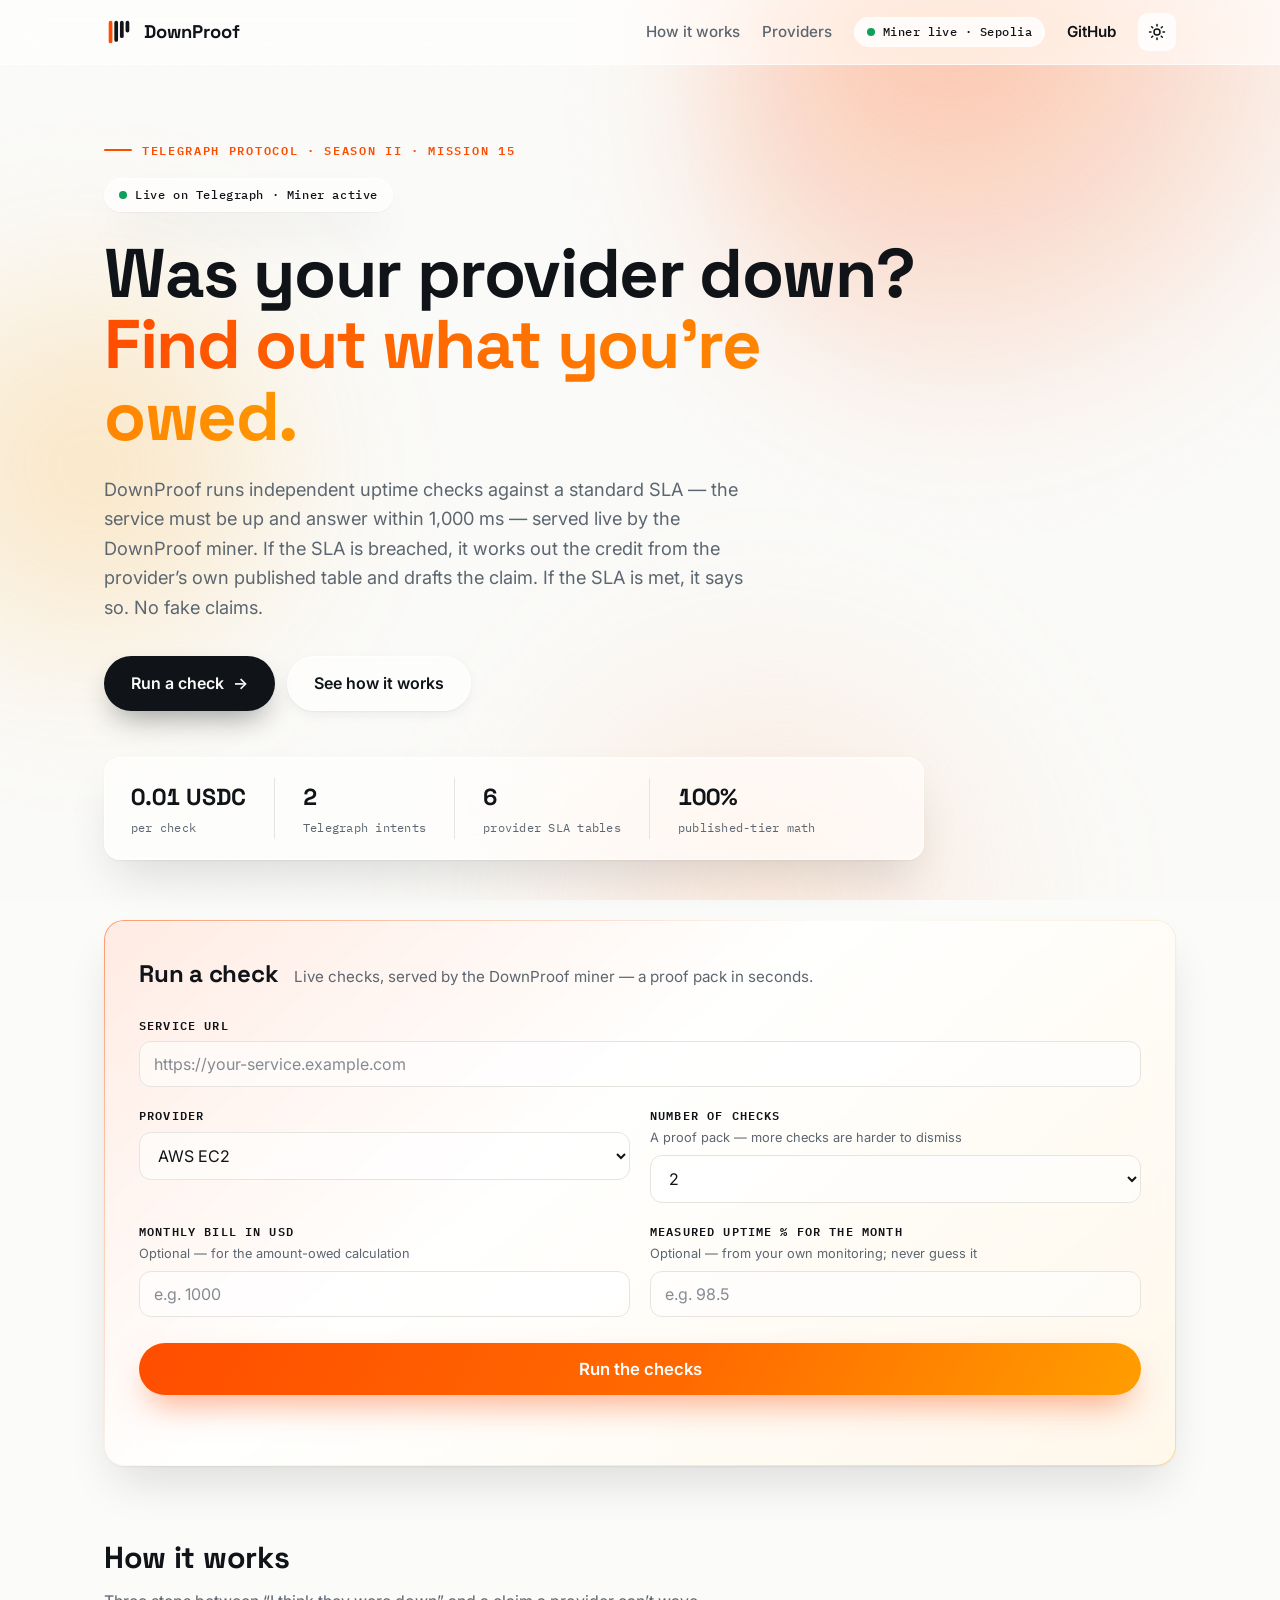
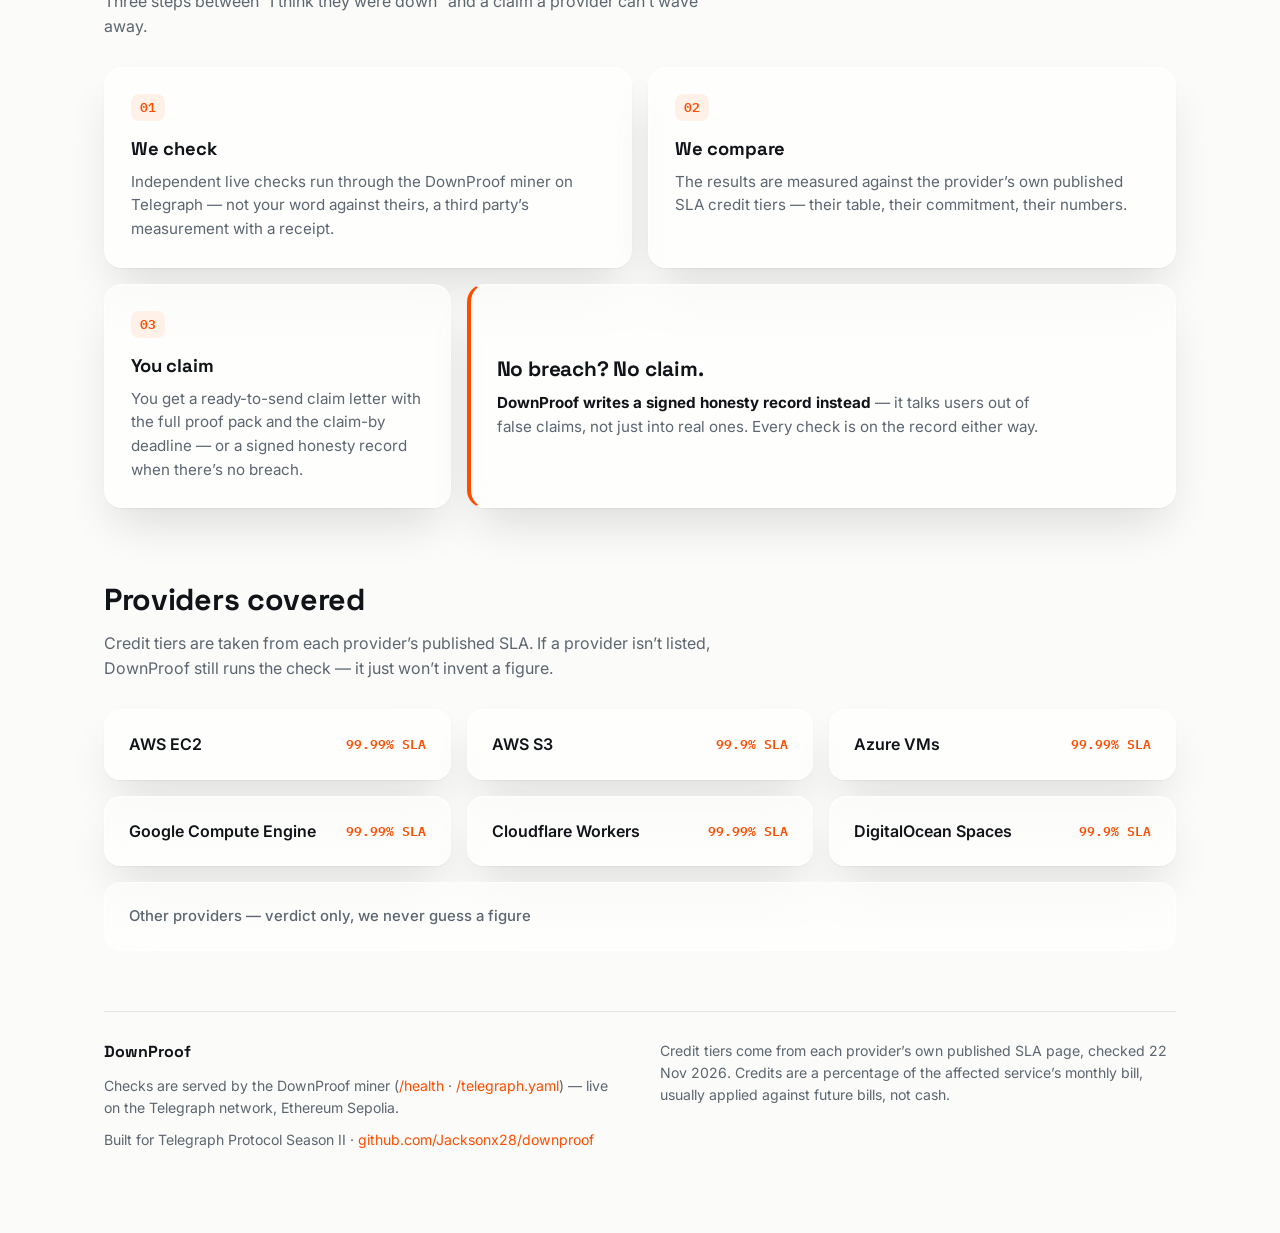
<file: web/index.v3.html>
<!DOCTYPE html>
<html lang="en" data-theme="light">
<head>
<meta charset="utf-8">
<meta name="viewport" content="width=device-width, initial-scale=1">
<title>DownProof — Was your provider down? Find out what you're owed.</title>
<meta name="description" content="DownProof runs independent uptime checks against your provider's SLA and drafts the compensation claim when the SLA is breached.">
<meta name="theme-color" content="#FBFBF9">
<link rel="preconnect" href="https://fonts.googleapis.com">
<link rel="preconnect" href="https://fonts.gstatic.com" crossorigin>
<link href="https://fonts.googleapis.com/css2?family=Space+Grotesk:wght@500;600;700&family=Inter:wght@400;500;600;700&family=IBM+Plex+Mono:wght@400;500;600&display=swap" rel="stylesheet">
<script>
  // Set the theme before first paint: saved choice, else OS preference.
  (function () {
    var t = null;
    try { t = localStorage.getItem("dp-theme"); } catch (e) { /* private mode */ }
    if (t !== "dark" && t !== "light") {
      t = (window.matchMedia && window.matchMedia("(prefers-color-scheme: dark)").matches) ? "dark" : "light";
    }
    document.documentElement.setAttribute("data-theme", t);
  })();
</script>
<style>
  :root {
    --bg: #FBFBF9;
    --surface: #FFFFFF;
    --surface-2: #F4F3EF;
    --ink: #101418;
    --muted: #5C6670;
    --border: #E6E4DE;
    --accent: #FF4D00;
    --accent-hover: #E64400;
    --accent-ink: #FFFFFF;
    --accent-soft: #FFF0E8;
    --amber: #FF9E00;
    --ok: #0E9F5A;
    --ok-bg: #E7F6EE;
    --ok-border: #BEE8D2;
    --bad: #E5484D;
    --bad-bg: #FDECEC;
    --bad-border: #F6CACA;
    --glass: rgba(255, 255, 255, .62);
    --glass-strong: rgba(255, 255, 255, .8);
    --glass-edge: rgba(255, 255, 255, .65);
    --glass-shadow: 0 1px 2px rgba(16,20,24,.05), 0 24px 48px -12px rgba(16,20,24,.14);
    --shadow: 0 1px 2px rgba(16,20,24,.05), 0 12px 32px rgba(16,20,24,.07);
    --shadow-sm: 0 1px 2px rgba(16,20,24,.05), 0 4px 12px rgba(16,20,24,.05);
    --display: "Space Grotesk", "Inter", sans-serif;
    --body: "Inter", -apple-system, BlinkMacSystemFont, "Segoe UI", sans-serif;
    --mono: "IBM Plex Mono", ui-monospace, SFMono-Regular, Menlo, Consolas, monospace;
  }
  [data-theme="dark"] {
    --bg: #0B0C0E;
    --surface: #141619;
    --surface-2: #1A1C20;
    --ink: #F2F3F0;
    --muted: #9BA3AB;
    --border: #26282D;
    --accent: #FF4D00;
    --accent-hover: #E64400;
    --accent-ink: #FFFFFF;
    --accent-soft: #2B160B;
    --amber: #FFB03A;
    --ok: #2FBF71;
    --ok-bg: #0D2A1C;
    --ok-border: #1D4A33;
    --bad: #FF6369;
    --bad-bg: #331417;
    --bad-border: #5A2327;
    --glass: rgba(22, 24, 28, .55);
    --glass-strong: rgba(22, 24, 28, .74);
    --glass-edge: rgba(255, 255, 255, .09);
    --glass-shadow: 0 1px 2px rgba(0,0,0,.45), 0 24px 48px -12px rgba(0,0,0,.55);
    --shadow: 0 1px 2px rgba(0,0,0,.45), 0 12px 32px rgba(0,0,0,.4);
    --shadow-sm: 0 1px 2px rgba(0,0,0,.4), 0 4px 12px rgba(0,0,0,.3);
  }
  /* Near-opaque fallback where backdrop-filter is unavailable. */
  @supports not ((backdrop-filter: blur(1px)) or (-webkit-backdrop-filter: blur(1px))) {
    :root { --glass: rgba(255,255,255,.95); --glass-strong: #FFFFFF; }
    [data-theme="dark"] { --glass: rgba(20,22,25,.96); --glass-strong: #141619; }
  }
  * { box-sizing: border-box; }
  html { scroll-behavior: smooth; }
  body {
    margin: 0; background: var(--bg); color: var(--ink);
    font-family: var(--body); line-height: 1.55; font-size: 16px;
    -webkit-font-smoothing: antialiased;
    transition: background-color .25s ease, color .25s ease;
  }
  ::selection { background: var(--accent); color: var(--accent-ink); }
  a { color: var(--accent); text-decoration: none; }
  a:hover { text-decoration: underline; }
  :focus-visible { outline: 2px solid var(--accent); outline-offset: 2px; border-radius: 4px; }
  h1, h2, h3 { font-family: var(--display); letter-spacing: -0.01em; }

  /* ---------- Aurora background ---------- */
  .bg-fx { position: fixed; inset: 0; z-index: 0; overflow: hidden; pointer-events: none; }
  .bg-fx .blob { position: absolute; border-radius: 50%; filter: blur(70px); will-change: transform, opacity; }
  .bg-fx .b1 {
    width: 55vw; height: 55vw; min-width: 480px; min-height: 480px;
    top: -18vw; right: -10vw;
    background: radial-gradient(circle at 35% 35%, rgba(255,77,0,.34), rgba(255,77,0,0) 68%);
    animation: drift1 26s ease-in-out infinite alternate;
  }
  .bg-fx .b2 {
    width: 42vw; height: 42vw; min-width: 380px; min-height: 380px;
    top: 22vh; left: -14vw;
    background: radial-gradient(circle at 50% 50%, rgba(255,158,0,.26), rgba(255,158,0,0) 68%);
    animation: drift2 32s ease-in-out infinite alternate;
  }
  .bg-fx .b3 {
    width: 48vw; height: 48vw; min-width: 420px; min-height: 420px;
    bottom: -24vw; right: 16vw;
    background: radial-gradient(circle at 50% 50%, rgba(255,183,140,.30), rgba(255,183,140,0) 70%);
    animation: drift1 38s ease-in-out infinite alternate-reverse;
  }
  [data-theme="dark"] .bg-fx .b1 { background: radial-gradient(circle at 35% 35%, rgba(255,77,0,.30), rgba(255,77,0,0) 68%); }
  [data-theme="dark"] .bg-fx .b2 { background: radial-gradient(circle at 50% 50%, rgba(255,110,0,.16), rgba(255,110,0,0) 68%); }
  [data-theme="dark"] .bg-fx .b3 { background: radial-gradient(circle at 50% 50%, rgba(190,60,0,.20), rgba(190,60,0,0) 70%); }
  @keyframes drift1 {
    from { transform: translate3d(0,0,0) scale(1); opacity: .9; }
    to   { transform: translate3d(-4vw, 3.5vh, 0) scale(1.12); opacity: 1; }
  }
  @keyframes drift2 {
    from { transform: translate3d(0,0,0) scale(1.05); opacity: 1; }
    to   { transform: translate3d(3.5vw, -3vh, 0) scale(.94); opacity: .85; }
  }
  .bg-fx .noise {
    position: absolute; inset: 0; opacity: .05; mix-blend-mode: overlay;
    background-image: url("data:image/svg+xml,%3Csvg xmlns='http://www.w3.org/2000/svg' width='160' height='160'%3E%3Cfilter id='n'%3E%3CfeTurbulence type='fractalNoise' baseFrequency='0.9' numOctaves='2' stitchTiles='stitch'/%3E%3C/filter%3E%3Crect width='160' height='160' filter='url(%23n)' opacity='0.6'/%3E%3C/svg%3E");
  }
  [data-theme="dark"] .bg-fx .noise { opacity: .07; }

  /* ---------- Glass ---------- */
  .glass {
    background: var(--glass);
    -webkit-backdrop-filter: blur(18px) saturate(160%);
    backdrop-filter: blur(18px) saturate(160%);
    border: 1px solid var(--glass-edge);
    box-shadow: inset 0 1px 0 rgba(255,255,255,.35), var(--glass-shadow);
  }
  [data-theme="dark"] .glass { box-shadow: inset 0 1px 0 rgba(255,255,255,.06), var(--glass-shadow); }

  /* ---------- Nav ---------- */
  .nav {
    position: sticky; top: 0; z-index: 50;
    background: var(--glass);
    -webkit-backdrop-filter: blur(18px) saturate(160%);
    backdrop-filter: blur(18px) saturate(160%);
    border-bottom: 1px solid var(--glass-edge);
    transition: box-shadow .25s ease;
  }
  .nav.scrolled { box-shadow: 0 12px 32px -12px rgba(16,20,24,.22); }
  [data-theme="dark"] .nav.scrolled { box-shadow: 0 12px 32px -12px rgba(0,0,0,.6); }
  .nav-inner {
    max-width: 1120px; margin: 0 auto; padding: 0 24px;
    height: 64px; display: flex; align-items: center; gap: 24px;
  }
  .brand {
    display: inline-flex; align-items: center; gap: 10px;
    color: var(--ink); font-family: var(--display); font-weight: 700; font-size: 1.15rem;
  }
  .brand:hover { text-decoration: none; }
  .brand svg { display: block; }
  .nav-links { margin-left: auto; display: flex; align-items: center; gap: 22px; }
  .nav-links a { color: var(--muted); font-weight: 500; font-size: .95rem; }
  .nav-links a:hover { color: var(--ink); text-decoration: none; }
  .nav-links a.gh { color: var(--ink); font-weight: 600; }
  .pill {
    display: inline-flex; align-items: center; gap: 8px;
    font-family: var(--mono); font-size: .72rem; font-weight: 500; letter-spacing: .04em;
    color: var(--ink); background: var(--glass-strong); border: 1px solid var(--glass-edge);
    border-radius: 999px; padding: 5px 12px; white-space: nowrap;
  }
  .dot {
    width: 8px; height: 8px; border-radius: 50%; background: var(--ok); flex: none;
    animation: pulse 2s ease-in-out infinite;
  }
  @keyframes pulse {
    0%, 100% { box-shadow: 0 0 0 0 color-mix(in srgb, var(--ok) 45%, transparent); }
    50% { box-shadow: 0 0 0 5px transparent; }
  }
  .icon-btn {
    display: inline-flex; align-items: center; justify-content: center;
    width: 38px; height: 38px; border-radius: 10px; flex: none;
    background: var(--glass-strong); border: 1px solid var(--glass-edge); color: var(--ink);
    cursor: pointer; padding: 0;
    transition: transform .12s ease, border-color .15s ease;
  }
  .icon-btn:hover { border-color: var(--muted); }
  .icon-btn:active { transform: scale(.96); }
  .icon-btn svg { display: block; }
  [data-theme="light"] .icon-moon { display: none; }
  [data-theme="dark"] .icon-sun { display: none; }

  /* ---------- Layout ---------- */
  main { max-width: 1120px; margin: 0 auto; padding: 0 24px 72px; position: relative; z-index: 1; }
  section { scroll-margin-top: 88px; }

  /* ---------- Scroll reveal (armed by JS adding html.anim) ---------- */
  html.anim .reveal {
    opacity: 0; transform: translateY(14px);
    transition: opacity .7s ease, transform .7s cubic-bezier(.22,.61,.36,1);
    transition-delay: var(--d, 0s);
  }
  html.anim .reveal.in { opacity: 1; transform: none; }

  /* ---------- Hero ---------- */
  .hero { padding: 76px 0 44px; max-width: 820px; }
  .eyebrow {
    font-family: var(--mono); font-size: .75rem; font-weight: 600;
    letter-spacing: .14em; text-transform: uppercase; color: var(--accent);
    margin: 0 0 18px; display: flex; align-items: center; gap: 10px;
  }
  .eyebrow::before { content: ""; width: 28px; height: 2px; background: var(--accent); border-radius: 2px; }
  .badge {
    display: inline-flex; align-items: center; gap: 8px; margin: 0 0 26px;
    font-family: var(--mono); font-size: .74rem; font-weight: 500; letter-spacing: .05em;
    color: var(--ink); border-radius: 999px; padding: 7px 14px;
  }
  .hero h1 {
    font-size: clamp(2.6rem, 6.2vw, 4.3rem); line-height: 1.04; font-weight: 700;
    margin: 0 0 22px; letter-spacing: -0.02em;
  }
  .hero h1 .hl {
    background: linear-gradient(90deg, var(--accent), var(--amber), var(--accent));
    background-size: 220% 100%;
    -webkit-background-clip: text; background-clip: text;
    -webkit-text-fill-color: transparent; color: transparent;
    animation: gradShift 7s ease-in-out infinite;
  }
  @keyframes gradShift {
    0%, 100% { background-position: 0% 50%; }
    50% { background-position: 100% 50%; }
  }
  .sub { color: var(--muted); font-size: 1.14rem; line-height: 1.62; margin: 0 0 34px; max-width: 660px; }
  .cta-row { display: flex; gap: 12px; flex-wrap: wrap; }
  .btn {
    position: relative; overflow: hidden;
    display: inline-flex; align-items: center; gap: 9px;
    font-weight: 600; font-size: 1rem; border-radius: 999px; padding: 14px 26px;
    border: 1px solid transparent; cursor: pointer;
    transition: transform .15s ease, box-shadow .2s ease, background-color .2s ease;
  }
  .btn:hover { text-decoration: none; }
  .btn:active { transform: scale(.98); }
  .btn .arr { display: inline-block; transition: transform .2s ease; }
  .btn:hover .arr { transform: translateX(3px); }
  .btn.primary {
    background: var(--ink); color: var(--bg);
    box-shadow: 0 14px 30px -10px rgba(16,20,24,.45);
  }
  .btn.primary::after, #run::after {
    content: ""; position: absolute; inset: 0; pointer-events: none;
    background: linear-gradient(105deg, transparent 42%, rgba(255,255,255,.38) 50%, transparent 58%);
    transform: translateX(-130%); transition: transform .7s ease;
  }
  .btn.primary:hover::after, #run:hover::after { transform: translateX(130%); }
  .btn.ghost {
    color: var(--ink);
    background: var(--glass);
    -webkit-backdrop-filter: blur(14px) saturate(150%);
    backdrop-filter: blur(14px) saturate(150%);
    border-color: var(--glass-edge);
    box-shadow: inset 0 1px 0 rgba(255,255,255,.3), var(--shadow-sm);
  }
  .btn.ghost:hover { transform: translateY(-1px); }
  .stats {
    list-style: none; display: flex; flex-wrap: wrap; gap: 10px 0;
    margin: 46px 0 0; padding: 20px 26px; border-radius: 16px;
  }
  .stats li {
    font-family: var(--mono); font-size: .78rem; color: var(--muted); letter-spacing: .02em;
    padding: 2px 28px; border-left: 1px solid var(--border);
  }
  .stats li:first-child { padding-left: 0; border-left: 0; }
  .stats li:last-child { padding-right: 0; }
  .stats strong { display: block; font-family: var(--display); font-size: 1.45rem; color: var(--ink); letter-spacing: 0; margin-bottom: 2px; font-variant-numeric: tabular-nums; }

  /* ---------- Checker ---------- */
  .checker-card {
    position: relative; border-radius: 20px; padding: 34px; margin-top: 16px;
    border: 1px solid transparent;
    background:
      linear-gradient(var(--glass-strong), var(--glass-strong)) padding-box,
      linear-gradient(140deg, rgba(255,77,0,.55), rgba(255,255,255,.28) 42%, rgba(255,158,0,.38)) border-box;
    -webkit-backdrop-filter: blur(18px) saturate(160%);
    backdrop-filter: blur(18px) saturate(160%);
    box-shadow: inset 0 1px 0 rgba(255,255,255,.35), var(--glass-shadow);
  }
  [data-theme="dark"] .checker-card {
    background:
      linear-gradient(var(--glass-strong), var(--glass-strong)) padding-box,
      linear-gradient(140deg, rgba(255,77,0,.6), rgba(255,255,255,.10) 42%, rgba(255,158,0,.35)) border-box;
    box-shadow: inset 0 1px 0 rgba(255,255,255,.06), var(--glass-shadow);
  }
  .checker-head { display: flex; align-items: baseline; gap: 16px; flex-wrap: wrap; margin-bottom: 8px; }
  .checker-head h2 { margin: 0; font-size: 1.5rem; }
  .checker-head p { margin: 0; color: var(--muted); font-size: .95rem; }
  .form-grid { display: grid; grid-template-columns: 1fr 1fr; gap: 4px 20px; }
  .field.span-2 { grid-column: span 2; }
  label {
    display: block; margin: 16px 0 7px;
    font-family: var(--mono); font-size: .72rem; font-weight: 600;
    letter-spacing: .1em; text-transform: uppercase; color: var(--ink);
  }
  .hint { display: block; margin-top: 3px; font-family: var(--body); font-size: .8rem; font-weight: 400; letter-spacing: 0; text-transform: none; color: var(--muted); }
  input, select {
    width: 100%; padding: 12px 14px; font-size: 1rem; font-family: var(--body);
    border-radius: 12px; border: 1px solid var(--border);
    background: color-mix(in srgb, var(--surface) 55%, transparent); color: var(--ink);
    transition: border-color .15s ease, box-shadow .2s ease, background-color .2s ease;
  }
  input::placeholder { color: var(--muted); opacity: .75; }
  input:focus, select:focus {
    outline: none; border-color: var(--accent);
    background: var(--surface);
    box-shadow: 0 0 0 4px color-mix(in srgb, var(--accent) 20%, transparent),
                0 0 22px -4px color-mix(in srgb, var(--accent) 45%, transparent);
  }
  button {
    cursor: pointer; border: 0; border-radius: 10px; padding: 12px 18px;
    font-size: 1rem; font-weight: 600; font-family: var(--body);
    background: var(--accent); color: var(--accent-ink);
    transition: transform .12s ease, background-color .15s ease, box-shadow .2s ease;
  }
  button:hover { background: var(--accent-hover); }
  button:active { transform: scale(.98); }
  button:disabled { opacity: .55; cursor: wait; }
  button.secondary {
    background: var(--glass-strong); color: var(--ink); border: 1px solid var(--glass-edge);
    padding: 9px 16px; font-size: .9rem;
    -webkit-backdrop-filter: blur(10px); backdrop-filter: blur(10px);
  }
  button.secondary:hover { background: var(--surface-2); border-color: var(--muted); }
  #run {
    position: relative; overflow: hidden;
    width: 100%; margin-top: 26px; padding: 16px 18px; font-size: 1.05rem; border-radius: 999px;
    background: linear-gradient(120deg, var(--accent), #FF6A00 55%, var(--amber));
    box-shadow: 0 16px 34px -10px color-mix(in srgb, var(--accent) 55%, transparent);
  }
  #run:hover { background: linear-gradient(120deg, var(--accent-hover), #F25E00 55%, #FF9500); }
  #status { min-height: 1.5em; color: var(--muted); margin: 14px 0 0; font-size: .92rem; }
  #status:not(:empty)::before { content: "› "; color: var(--accent); font-weight: 700; }
  #status:not(:empty)::after {
    content: ""; display: inline-block; width: 7px; height: 7px; margin-left: 8px;
    border-radius: 50%; background: var(--accent); vertical-align: middle;
    animation: statusPulse 1.1s ease-in-out infinite;
  }
  @keyframes statusPulse {
    0%, 100% { opacity: .25; transform: scale(.8); }
    50% { opacity: 1; transform: scale(1.15); }
  }

  /* ---------- Results ---------- */
  #results { margin-top: 32px; display: none; }
  .verdict {
    border-radius: 16px; padding: 26px 30px; font-family: var(--display);
    font-size: clamp(1.3rem, 3vw, 1.7rem); font-weight: 700; text-align: left;
    display: flex; align-items: center; gap: 18px; color: #fff;
    -webkit-backdrop-filter: blur(14px) saturate(150%);
    backdrop-filter: blur(14px) saturate(150%);
    border: 1px solid rgba(255,255,255,.35);
    text-shadow: 0 1px 2px rgba(0,0,0,.12);
  }
  .verdict::before {
    content: ""; flex: none; width: 44px; height: 44px; border-radius: 50%;
    display: inline-flex; align-items: center; justify-content: center;
    font-size: 1.3rem; font-weight: 700; color: #fff; text-align: center; line-height: 44px;
    background: rgba(255,255,255,.22);
    box-shadow: inset 0 0 0 1px rgba(255,255,255,.45);
  }
  .verdict.ok {
    background: linear-gradient(130deg,
      color-mix(in srgb, var(--ok) 94%, transparent),
      color-mix(in srgb, var(--ok) 72%, transparent));
    box-shadow: 0 20px 40px -14px color-mix(in srgb, var(--ok) 55%, transparent);
  }
  .verdict.ok::before { content: "✓"; }
  .verdict.bad {
    background: linear-gradient(130deg,
      color-mix(in srgb, var(--bad) 94%, transparent),
      color-mix(in srgb, var(--bad) 72%, transparent));
    box-shadow: 0 20px 40px -14px color-mix(in srgb, var(--bad) 55%, transparent);
  }
  .verdict.bad::before { content: "!"; }
  .check {
    background: var(--glass); border: 1px solid var(--glass-edge); border-left: 4px solid var(--ok);
    border-radius: 14px; padding: 14px 18px; margin-top: 10px;
    -webkit-backdrop-filter: blur(14px) saturate(150%);
    backdrop-filter: blur(14px) saturate(150%);
    box-shadow: inset 0 1px 0 rgba(255,255,255,.25), var(--shadow-sm);
  }
  [data-theme="dark"] .check { box-shadow: inset 0 1px 0 rgba(255,255,255,.05), var(--shadow-sm); }
  .check:has(.tag.bad) { border-left-color: var(--bad); }
  .check .tag { font-weight: 700; font-family: var(--mono); font-size: .85rem; letter-spacing: .03em; }
  .check .tag.ok { color: var(--ok); } .check .tag.bad { color: var(--bad); }
  .check p { margin: 4px 0; }
  .check p + p { color: var(--muted); font-size: .95rem; }
  .panel {
    background: var(--glass); border: 1px solid var(--glass-edge); border-radius: 16px;
    padding: 26px; margin-top: 16px;
    -webkit-backdrop-filter: blur(18px) saturate(160%);
    backdrop-filter: blur(18px) saturate(160%);
    box-shadow: inset 0 1px 0 rgba(255,255,255,.3), var(--glass-shadow);
  }
  [data-theme="dark"] .panel { box-shadow: inset 0 1px 0 rgba(255,255,255,.06), var(--glass-shadow); }
  .panel h2 { margin: 0 0 10px; font-size: 1.2rem; }
  .panel p { margin: 8px 0; }
  .panel .hint { font-family: var(--body); font-size: .85rem; letter-spacing: 0; text-transform: none; }
  .owed {
    font-family: var(--display); font-size: clamp(2.8rem, 6.5vw, 4rem); font-weight: 700;
    line-height: 1.05; margin: 6px 0 10px; letter-spacing: -0.02em;
    background: linear-gradient(92deg, var(--accent), var(--amber));
    -webkit-background-clip: text; background-clip: text;
    -webkit-text-fill-color: transparent; color: transparent;
  }
  #letterpanel {
    background: linear-gradient(var(--glass-strong), var(--glass-strong)) padding-box;
  }
  textarea {
    width: 100%; min-height: 320px; padding: 18px; border-radius: 12px; resize: vertical;
    border: 1px solid var(--border);
    background: color-mix(in srgb, var(--surface) 72%, transparent); color: var(--ink);
    font-family: var(--mono); font-size: .85rem; line-height: 1.6;
    box-shadow: inset 0 1px 3px rgba(16,20,24,.05);
  }
  .row { display: flex; gap: 10px; margin-top: 12px; flex-wrap: wrap; }

  /* ---------- Bento sections ---------- */
  .section { padding: 68px 0 0; }
  .section-head { max-width: 640px; margin-bottom: 28px; }
  .section-head h2 { font-size: 1.9rem; margin: 0 0 8px; }
  .section-head p { color: var(--muted); margin: 0; }
  .bento { display: grid; grid-template-columns: repeat(6, 1fr); gap: 16px; }
  .cell {
    border-radius: 18px; padding: 26px;
    transition: transform .25s ease, box-shadow .25s ease;
  }
  .cell:hover { transform: translateY(-3px); }
  .step-a { grid-column: span 3; }
  .step-b { grid-column: span 3; }
  .step-c { grid-column: span 2; }
  .honesty-cell { grid-column: span 4; }
  .cell .num {
    font-family: var(--mono); font-size: .8rem; font-weight: 600; color: var(--accent);
    background: var(--accent-soft); border-radius: 8px; padding: 4px 9px; display: inline-block;
  }
  .cell h3 { margin: 14px 0 6px; font-size: 1.15rem; }
  .cell p { margin: 0; color: var(--muted); font-size: .95rem; }
  .honesty-cell {
    border-left: 4px solid var(--accent);
    display: flex; flex-direction: column; justify-content: center;
  }
  .honesty-cell h3 { margin-top: 0; font-size: 1.3rem; }
  .honesty-cell p { max-width: 560px; }
  .honesty-cell strong { color: var(--ink); }
  .providers { display: grid; grid-template-columns: repeat(6, 1fr); gap: 16px; }
  .provider-card {
    position: relative; overflow: hidden;
    grid-column: span 2;
    border-radius: 16px; padding: 22px 24px;
    display: flex; align-items: center; justify-content: space-between; gap: 12px;
    transition: transform .25s ease, box-shadow .25s ease;
  }
  .provider-card::before {
    content: ""; position: absolute; inset: 0; pointer-events: none; opacity: 0;
    background: radial-gradient(320px circle at var(--mx, 50%) var(--my, 50%),
      color-mix(in srgb, var(--accent) 16%, transparent), transparent 65%);
    transition: opacity .25s ease;
  }
  .provider-card:hover { transform: translateY(-3px); }
  .provider-card:hover::before { opacity: 1; }
  .provider-card .pname { font-weight: 600; position: relative; }
  .provider-card .sla { font-family: var(--mono); font-size: .82rem; color: var(--accent); font-weight: 600; white-space: nowrap; position: relative; }
  .provider-card.muted-card { grid-column: span 6; box-shadow: none; justify-content: flex-start; }
  .provider-card.muted-card .pname { color: var(--muted); font-weight: 500; font-size: .93rem; }

  /* ---------- Footer ---------- */
  footer {
    color: var(--muted); font-size: .88rem; margin-top: 60px;
    border-top: 1px solid var(--border); padding-top: 28px;
    display: grid; grid-template-columns: 1fr 1fr; gap: 8px 40px;
    position: relative; z-index: 1;
  }
  footer p { margin: 0 0 10px; }
  footer .foot-brand { font-family: var(--display); font-weight: 700; color: var(--ink); font-size: 1rem; }

  /* ---------- Responsive ---------- */
  @media (max-width: 760px) {
    .nav-inner { padding: 0 16px; gap: 14px; }
    .nav-links { gap: 14px; }
    .nav-links a:not(.gh) { display: none; }
    .pill { display: none; }
    main { padding: 0 16px 56px; }
    .hero { padding: 46px 0 30px; }
    .stats { padding: 18px 20px; }
    .stats li { padding: 2px 16px; }
    .stats li:first-child { padding-left: 0; }
    .form-grid { grid-template-columns: 1fr; }
    .field.span-2 { grid-column: span 1; }
    .checker-card { padding: 22px; }
    .bento, .providers { grid-template-columns: 1fr; }
    .step-a, .step-b, .step-c, .honesty-cell, .provider-card, .provider-card.muted-card { grid-column: span 1; }
    footer { grid-template-columns: 1fr; }
    .verdict { padding: 20px; }
  }
  @media (prefers-reduced-motion: reduce) {
    html { scroll-behavior: auto; }
    .dot { animation: none; }
    .bg-fx .blob { animation: none; }
    .hero h1 .hl { animation: none; }
    #status:not(:empty)::after { animation: none; }
    html.anim .reveal { opacity: 1; transform: none; transition: none; }
    * { transition: none !important; }
  }
</style>
<link rel="icon" href="data:image/svg+xml,%3Csvg xmlns='http://www.w3.org/2000/svg' viewBox='0 0 64 64'%3E%3Crect x='10' y='8' width='8' height='48' rx='4' fill='%23FF4D00'/%3E%3Crect x='22' y='8' width='8' height='45' rx='4' fill='%23101418'/%3E%3Crect x='34' y='8' width='8' height='37' rx='4' fill='%23101418'/%3E%3Crect x='46' y='8' width='8' height='25' rx='4' fill='%23101418'/%3E%3C/svg%3E">
</head>
<body>
<div class="bg-fx" aria-hidden="true">
  <span class="blob b1"></span>
  <span class="blob b2"></span>
  <span class="blob b3"></span>
  <span class="noise"></span>
</div>
<header class="nav">
  <div class="nav-inner">
    <a class="brand" href="#top" aria-label="DownProof home">
      <svg width="30" height="30" viewBox="0 0 64 64" fill="none" aria-hidden="true">
        <rect x="10" y="8" width="8" height="48" rx="4" fill="#FF4D00"/>
        <rect x="22" y="8" width="8" height="45" rx="4" fill="currentColor"/>
        <rect x="34" y="8" width="8" height="37" rx="4" fill="currentColor"/>
        <rect x="46" y="8" width="8" height="25" rx="4" fill="currentColor"/>
      </svg>
      <span>DownProof</span>
    </a>
    <nav class="nav-links">
      <a href="#how">How it works</a>
      <a href="#providers">Providers</a>
      <span class="pill"><span class="dot"></span>Miner live · Sepolia</span>
      <a class="gh" href="https://github.com/Jacksonx28/downproof" target="_blank" rel="noopener">GitHub</a>
      <button class="icon-btn" id="theme-toggle" type="button" aria-label="Toggle dark mode" title="Toggle dark mode">
        <svg class="icon-sun" width="18" height="18" viewBox="0 0 24 24" fill="none" stroke="currentColor" stroke-width="2" stroke-linecap="round" aria-hidden="true"><circle cx="12" cy="12" r="4"/><path d="M12 2v2M12 20v2M4.9 4.9l1.4 1.4M17.7 17.7l1.4 1.4M2 12h2M20 12h2M4.9 19.1l1.4-1.4M17.7 6.3l1.4-1.4"/></svg>
        <svg class="icon-moon" width="18" height="18" viewBox="0 0 24 24" fill="none" stroke="currentColor" stroke-width="2" stroke-linecap="round" stroke-linejoin="round" aria-hidden="true"><path d="M21 12.8A9 9 0 1 1 11.2 3a7 7 0 0 0 9.8 9.8Z"/></svg>
      </button>
    </nav>
  </div>
</header>

<main id="top">
  <section class="hero">
    <p class="eyebrow reveal">Telegraph Protocol · Season II · Mission 15</p>
    <p class="badge glass reveal" style="--d:.06s"><span class="dot"></span>Live on Telegraph · Miner active</p>
    <h1 class="reveal" style="--d:.12s">Was your provider down? <span class="hl">Find out what you&rsquo;re owed.</span></h1>
    <p class="sub reveal" style="--d:.18s">DownProof runs independent uptime checks against a standard SLA — the service must be up and
    answer within 1,000&nbsp;ms — served live by the DownProof miner. If the SLA is breached, it works out the
    credit from the provider&rsquo;s own published table and drafts the claim. If the SLA is met, it says so. No fake claims.</p>
    <div class="cta-row reveal" style="--d:.24s">
      <a class="btn primary" href="#checker">Run a check <span class="arr" aria-hidden="true">&rarr;</span></a>
      <a class="btn ghost" href="#how">See how it works</a>
    </div>
    <ul class="stats glass reveal" style="--d:.3s">
      <li><strong><span class="tick" data-count="0.01" data-decimals="2">0.01</span> USDC</strong>per check</li>
      <li><strong><span class="tick" data-count="2">2</span></strong>Telegraph intents</li>
      <li><strong><span class="tick" data-count="6">6</span></strong>provider SLA tables</li>
      <li><strong><span class="tick" data-count="100">100</span>%</strong>published-tier math</li>
    </ul>
  </section>

  <section id="checker" class="checker-card reveal">
    <div class="checker-head">
      <h2>Run a check</h2>
      <p>Live checks, served by the DownProof miner — a proof pack in seconds.</p>
    </div>
    <form id="form">
      <div class="form-grid">
        <div class="field span-2">
          <label for="url">Service URL</label>
          <input id="url" type="text" inputmode="url" placeholder="https://your-service.example.com" required>
        </div>
        <div class="field">
          <label for="provider">Provider</label>
          <select id="provider">
            <option value="aws-ec2">AWS EC2</option>
            <option value="aws-s3">AWS S3</option>
            <option value="azure-vm">Azure Virtual Machines</option>
            <option value="gcp-compute">Google Compute Engine</option>
            <option value="cloudflare-workers">Cloudflare Workers</option>
            <option value="digitalocean-spaces">DigitalOcean Spaces</option>
            <option value="other">Other / not listed</option>
          </select>
        </div>
        <div class="field">
          <label for="checks">Number of checks <span class="hint">A proof pack — more checks are harder to dismiss</span></label>
          <select id="checks">
            <option value="1">1</option>
            <option value="2" selected>2</option>
            <option value="3">3</option>
            <option value="4">4</option>
            <option value="5">5</option>
          </select>
        </div>
        <div class="field">
          <label for="bill">Monthly bill in USD <span class="hint">Optional — for the amount-owed calculation</span></label>
          <input id="bill" type="number" min="0" step="0.01" placeholder="e.g. 1000">
        </div>
        <div class="field">
          <label for="uptime">Measured uptime % for the month <span class="hint">Optional — from your own monitoring; never guess it</span></label>
          <input id="uptime" type="number" min="0" max="100" step="0.01" placeholder="e.g. 98.5">
        </div>
      </div>
      <button id="run" type="submit">Run the checks</button>
      <p id="status" role="status"></p>
    </form>
  </section>

  <section id="results">
    <div id="verdict" class="verdict"></div>
    <div id="checklist"></div>
    <div id="owedpanel"></div>
    <div class="panel" id="letterpanel">
      <h2 id="lettertitle">Your claim letter</h2>
      <textarea id="letter" readonly></textarea>
      <div class="row">
        <button class="secondary" id="copy" type="button">Copy</button>
        <button class="secondary" id="download" type="button">Download (.md)</button>
      </div>
    </div>
  </section>

  <section id="how" class="section">
    <div class="section-head reveal">
      <h2>How it works</h2>
      <p>Three steps between &ldquo;I think they were down&rdquo; and a claim a provider can&rsquo;t wave away.</p>
    </div>
    <div class="bento">
      <div class="cell glass step step-a reveal">
        <span class="num">01</span>
        <h3>We check</h3>
        <p>Independent live checks run through the DownProof miner on Telegraph — not your word against theirs, a third party&rsquo;s measurement with a receipt.</p>
      </div>
      <div class="cell glass step step-b reveal" style="--d:.08s">
        <span class="num">02</span>
        <h3>We compare</h3>
        <p>The results are measured against the provider&rsquo;s own published SLA credit tiers — their table, their commitment, their numbers.</p>
      </div>
      <div class="cell glass step step-c reveal">
        <span class="num">03</span>
        <h3>You claim</h3>
        <p>You get a ready-to-send claim letter with the full proof pack and the claim-by deadline — or a signed honesty record when there&rsquo;s no breach.</p>
      </div>
      <div class="cell glass honesty-cell reveal" style="--d:.08s">
        <h3>No breach? No claim.</h3>
        <p><strong>DownProof writes a signed honesty record instead</strong> — it talks users out of false claims, not just into real ones. Every check is on the record either way.</p>
      </div>
    </div>
  </section>

  <section id="providers" class="section">
    <div class="section-head reveal">
      <h2>Providers covered</h2>
      <p>Credit tiers are taken from each provider&rsquo;s published SLA. If a provider isn&rsquo;t listed, DownProof still runs the check — it just won&rsquo;t invent a figure.</p>
    </div>
    <div class="providers">
      <div class="provider-card glass spot reveal"><span class="pname">AWS EC2</span><span class="sla">99.99% SLA</span></div>
      <div class="provider-card glass spot reveal" style="--d:.06s"><span class="pname">AWS S3</span><span class="sla">99.9% SLA</span></div>
      <div class="provider-card glass spot reveal" style="--d:.12s"><span class="pname">Azure VMs</span><span class="sla">99.99% SLA</span></div>
      <div class="provider-card glass spot reveal"><span class="pname">Google Compute Engine</span><span class="sla">99.99% SLA</span></div>
      <div class="provider-card glass spot reveal" style="--d:.06s"><span class="pname">Cloudflare Workers</span><span class="sla">99.99% SLA</span></div>
      <div class="provider-card glass spot reveal" style="--d:.12s"><span class="pname">DigitalOcean Spaces</span><span class="sla">99.9% SLA</span></div>
      <div class="provider-card glass muted-card reveal"><span class="pname">Other providers — verdict only, we never guess a figure</span></div>
    </div>
  </section>

  <footer>
    <div>
      <p class="foot-brand">DownProof</p>
      <p>Checks are served by the DownProof miner (<a href="/health">/health</a> ·
      <a href="/telegraph.yaml">/telegraph.yaml</a>) — live on the Telegraph network, Ethereum Sepolia.</p>
      <p>Built for Telegraph Protocol Season II · <a href="https://github.com/Jacksonx28/downproof" target="_blank" rel="noopener">github.com/Jacksonx28/downproof</a></p>
    </div>
    <div>
      <p>Credit tiers come from each provider&rsquo;s own published SLA page, checked 22 Nov 2026.
      Credits are a percentage of the affected service&rsquo;s monthly bill, usually applied against
      future bills, not cash.</p>
    </div>
  </footer>
</main>
<script>
"use strict";

// Provider SLA credit tiers — mirrors app/sla_credits.py TABLES exactly
// (checked against each provider's own SLA page, 22 Nov 2026). If a
// provider is not listed here we never guess a credit figure.
const TABLES = {
  "aws-ec2": {"label": "AWS EC2 (multi-AZ, region level)", "commitment": 99.99, "tiers": [[99.0, 10], [95.0, 30], [0.0, 100]], "claim_window_days": 60, "source": "https://aws.amazon.com/compute/sla/"},
  "aws-s3": {"label": "AWS S3 (Standard)", "commitment": 99.9, "tiers": [[99.0, 10], [95.0, 25], [0.0, 100]], "claim_window_days": 60, "source": "https://aws.amazon.com/s3/sla/"},
  "azure-vm": {"label": "Azure Virtual Machines (zones / availability sets)", "commitment": 99.99, "tiers": [[99.0, 10], [95.0, 25], [0.0, 100]], "claim_window_days": 60, "source": "https://www.syntaqx.com/books/hosting-and-cloud/slas-and-service-credits"},
  "gcp-compute": {"label": "Google Compute Engine (multi-zone, Premium Tier)", "commitment": 99.99, "tiers": [[99.0, 10], [95.0, 25], [0.0, 100]], "claim_window_days": 30, "source": "https://cloud.google.com/compute/sla"},
  "cloudflare-workers": {"label": "Cloudflare Workers", "commitment": 99.99, "tiers": [[99.9, 10], [95.0, 25], [0.0, 50]], "claim_window_days": null, "source": "https://www.cloudflare.com/en-gb/workers-service-level-agreement/"},
  "digitalocean-spaces": {"label": "DigitalOcean Spaces", "commitment": 99.9, "tiers": [[99.0, 10], [95.0, 25], [0.0, 100]], "claim_window_days": null, "source": "https://www.digitalocean.com/sla/spaces"}
};
const CAVEAT = "Credit is a percentage of the affected service's monthly bill, usually applied as a credit against future bills, not cash. Check the provider's SLA for exclusions.";
const PROVIDER_NAMES = {
  "aws-ec2": "AWS EC2", "aws-s3": "AWS S3", "azure-vm": "Azure Virtual Machines",
  "gcp-compute": "Google Compute Engine", "cloudflare-workers": "Cloudflare Workers",
  "digitalocean-spaces": "DigitalOcean Spaces", "other": "Service provider"
};
const MAX_LATENCY_MS = 1000; // the standard SLA this page checks against

const $ = (id) => document.getElementById(id);
const money = (n) => "$" + n.toFixed(2);
const round2 = (n) => Math.round(n * 100) / 100;

function fmtDateUTC(d) {
  const p = (n) => String(n).padStart(2, "0");
  return d.getUTCFullYear() + "-" + p(d.getUTCMonth() + 1) + "-" + p(d.getUTCDate())
    + " " + p(d.getUTCHours()) + ":" + p(d.getUTCMinutes()) + " UTC";
}
function ymdUTC(d) { return fmtDateUTC(d).slice(0, 10); }

// Mirrors credit_for() in app/sla_credits.py.
function creditFor(key, uptimePct, bill) {
  const t = TABLES[key];
  if (!t) return null;
  let pct = 0;
  if (uptimePct < t.commitment) {
    for (const [lower, p] of t.tiers) { if (uptimePct >= lower) { pct = p; break; } }
  }
  return { label: t.label, commitment: t.commitment, uptime: uptimePct, creditPct: pct,
           bill: round2(bill), creditUsd: round2(bill * pct / 100),
           windowDays: t.claim_window_days, source: t.source };
}

async function runOneCheck(url) {
  const resp = await fetch("/query", {
    method: "POST",
    headers: {"Content-Type": "application/json"},
    body: JSON.stringify({url: url, max_latency_ms: MAX_LATENCY_MS})
  });
  const data = await resp.json();
  if (!resp.ok) throw new Error(data.error || ("HTTP " + resp.status));
  return data;
}

$("form").addEventListener("submit", async (ev) => {
  ev.preventDefault();
  const url = $("url").value.trim();
  const providerKey = $("provider").value;
  const providerName = PROVIDER_NAMES[providerKey];
  const billRaw = $("bill").value.trim();
  const uptimeRaw = $("uptime").value.trim();
  const bill = billRaw === "" ? null : parseFloat(billRaw);
  const uptime = uptimeRaw === "" ? null : parseFloat(uptimeRaw);
  const nChecks = parseInt($("checks").value, 10);
  if (!url) return;
  if (uptime !== null && !(uptime >= 0 && uptime <= 100)) {
    $("status").textContent = "Uptime % must be between 0 and 100.";
    return;
  }

  const runBtn = $("run");
  runBtn.disabled = true;
  $("results").style.display = "none";
  const checkedAt = new Date();
  const results = [];
  try {
    for (let i = 0; i < nChecks; i++) {
      $("status").textContent = "Running check " + (i + 1) + " of " + nChecks + " via the DownProof miner…";
      results.push(await runOneCheck(url));
    }
  } catch (e) {
    $("status").textContent = "A check could not be completed: " + e.message;
    runBtn.disabled = false;
    return;
  }
  $("status").textContent = "";
  runBtn.disabled = false;
  render(url, providerKey, providerName, bill, uptime, results, checkedAt);
});

function render(url, providerKey, providerName, bill, uptime, results, checkedAt) {
  const breachedCount = results.filter(r => r.sla && r.sla.breached).length;
  const breached = breachedCount > 0;
  const first = results[0];
  const firstBreached = results.find(r => r.sla && r.sla.breached) || first;

  const verdict = $("verdict");
  verdict.className = "verdict " + (breached ? "bad" : "ok");
  verdict.textContent = breached
    ? "SLA BREACHED — " + breachedCount + " of " + results.length + " check(s) breached"
    : "SLA MET — no breach found";

  $("checklist").innerHTML = results.map((r, i) => {
    const b = r.sla && r.sla.breached;
    return '<div class="check"><p><span class="tag ' + (b ? "bad" : "ok") + '">Check ' + (i + 1)
      + ": " + (b ? "BREACHED" : "OK") + "</span></p>"
      + "<p>" + escapeHtml(r.summary) + "</p>"
      + "<p>" + escapeHtml(r.sla ? r.sla.summary : "") + "</p></div>";
  }).join("");

  // Owed-money calculation — only with bill + uptime + a listed provider.
  let owed = null;
  let owedHtml = "";
  if (breached && providerKey !== "other" && bill !== null && uptime !== null) {
    owed = creditFor(providerKey, uptime, bill);
    const deadline = owed.windowDays ? ymdUTC(new Date(checkedAt.getTime() + owed.windowDays * 86400000)) : null;
    owed.deadline = deadline;
    owedHtml = '<div class="panel"><h2>What you are owed</h2>'
      + '<p class="owed">' + money(owed.creditUsd) + "</p>"
      + "<p>Per " + escapeHtml(owed.label) + "'s own published SLA table: monthly uptime "
      + owed.uptime + "% against a " + owed.commitment + "% commitment puts you in the "
      + owed.creditPct + "% credit tier on a " + money(owed.bill) + " monthly bill.</p>"
      + (deadline ? "<p><strong>Claim by " + deadline + "</strong> (last safe day, " + owed.windowDays
        + " days from this check). Missing the window is the most common reason valid claims die.</p>" : "")
      + '<p class="hint">Source: <a href="' + owed.source + '">' + owed.source + "</a><br>" + CAVEAT + "</p></div>";
  } else if (breached && providerKey === "other") {
    owedHtml = '<div class="panel"><h2>Amount owed</h2><p>The SLA was breached, but this provider is not in '
      + "our published credit table, so the amount owed can't be calculated here — we never guess a figure. "
      + "Check the provider's own SLA for its credit tiers, and use the claim letter below as evidence.</p></div>";
  } else if (breached && (bill === null || uptime === null)) {
    owedHtml = '<div class="panel"><h2>Amount owed</h2><p>The SLA was breached. To calculate the credit, '
      + "add your monthly bill and your measured monthly uptime % above and run the checks again — "
      + "a single snapshot cannot invent a monthly uptime figure.</p></div>";
  } else if (!breached) {
    owedHtml = '<div class="panel"><h2>No breach — nothing owed</h2><p>Every check came back within the SLA, '
      + "so there is no claim to file. The honesty record below exists so a provider (and anyone reviewing "
      + "DownProof) can see it talks users out of false claims, not just into real ones.</p></div>";
  }
  $("owedpanel").innerHTML = owedHtml;

  // Letter / honesty record — mirrors app/downproof.py output.
  let text, title, fname;
  if (breached) {
    title = "Your claim letter"; fname = "claim.md";
    const lines = [
      "To: " + providerName + " — Support / SLA Claims",
      "From: A DownProof user",
      "Date: " + fmtDateUTC(checkedAt),
      "Subject: SLA compensation claim for " + url,
      "",
      "Dear " + providerName + " team,",
      "",
      "An independent uptime check at the time above found your service in breach of its SLA: " + (firstBreached.sla ? firstBreached.sla.summary : ""),
      "Proof pack: " + breachedCount + " of " + results.length + " independent check(s) breached the SLA."
    ];
    results.forEach((r, i) => {
      lines.push("- Check " + (i + 1) + ": " + r.summary + " | " + (r.sla ? r.sla.summary : "")
        + " | Served by: DownProof miner (downproof-uptime), POST /query");
    });
    if (owed) {
      lines.push("",
        "Amount owed (per your own published SLA table — " + owed.label + "):",
        "- Monthly uptime: " + owed.uptime + "% (commitment " + owed.commitment + "%)",
        "- Credit tier: " + owed.creditPct + "% of the affected service's monthly bill",
        "- Monthly bill supplied: " + money(owed.bill) + " -> credit owed: " + money(owed.creditUsd),
        "- Source: " + owed.source,
        "- " + CAVEAT);
      if (owed.deadline) {
        lines.push("",
          "Claim window: file by " + owed.deadline + " (last safe day, " + owed.windowDays
          + " days from this check). Missing the window is the most common reason valid claims die.");
      }
    } else if (providerKey === "other") {
      lines.push("", "Amount owed: not calculated — the provider/service is not in our published credit table; check its SLA directly.");
    }
    lines.push("",
      "Cost of proof: " + results.length + " check(s) served by the DownProof miner (downproof-uptime) from downproof.vercel.app. No charge was made from this web page; the miner's listed price on Telegraph is 0.01 USDC per check.",
      "Recovered / owed: " + money(owed ? owed.creditUsd : 0) + ".",
      "",
      "Please credit the account per the SLA compensation terms and confirm in writing.",
      "",
      "— Generated automatically by DownProof");
    text = lines.join("\n");
  } else {
    title = "Honesty record — no claim filed"; fname = "no_breach.md";
    text = [
      "SLA met — no claim filed",
      "Service: " + url + " (" + providerName + ")",
      "Checked: " + fmtDateUTC(checkedAt) + " — " + results.length + " check(s), all within the SLA",
      "Evidence: " + first.summary,
      "Cost of proof: " + results.length + " check(s) served by the DownProof miner (downproof-uptime) from downproof.vercel.app at no charge from this web page.",
      "This record exists so a provider (and a judge) can see DownProof talks users out of false claims, not just into real ones."
    ].join("\n");
  }
  $("lettertitle").textContent = title;
  $("letter").value = text;
  $("letterpanel").dataset.fname = fname;
  $("results").style.display = "block";
  $("results").scrollIntoView({behavior: "smooth"});
}

function escapeHtml(s) {
  return String(s == null ? "" : s).replace(/[&<>"']/g, (c) => (
    {"&": "&amp;", "<": "&lt;", ">": "&gt;", '"': "&quot;", "'": "&#39;"}[c]));
}

$("copy").addEventListener("click", async () => {
  const ta = $("letter");
  try { await navigator.clipboard.writeText(ta.value); $("copy").textContent = "Copied ✓"; }
  catch (e) { ta.select(); document.execCommand("copy"); $("copy").textContent = "Copied ✓"; }
  setTimeout(() => { $("copy").textContent = "Copy"; }, 2000);
});
$("download").addEventListener("click", () => {
  const fname = $("letterpanel").dataset.fname || "claim.md";
  const blob = new Blob([$("letter").value], {type: "text/markdown"});
  const a = document.createElement("a");
  a.href = URL.createObjectURL(blob);
  a.download = fname;
  a.click();
  URL.revokeObjectURL(a.href);
});
</script>
<script>
  // Theme toggle: flip data-theme on <html> and persist the choice.
  (function () {
    var btn = document.getElementById("theme-toggle");
    if (!btn) return;
    btn.addEventListener("click", function () {
      var next = document.documentElement.getAttribute("data-theme") === "dark" ? "light" : "dark";
      document.documentElement.setAttribute("data-theme", next);
      try { localStorage.setItem("dp-theme", next); } catch (e) { /* private mode */ }
    });
  })();
</script>
<script>
  // Presentation-only effects: scroll reveals, stat tickers, card spotlight,
  // nav shadow. None of this touches the checker logic above.
  (function () {
    "use strict";
    var reduced = window.matchMedia && window.matchMedia("(prefers-reduced-motion: reduce)").matches;

    // Nav shadow once the page scrolls.
    var nav = document.querySelector(".nav");
    if (nav) {
      var onScroll = function () { nav.classList.toggle("scrolled", window.scrollY > 8); };
      window.addEventListener("scroll", onScroll, { passive: true });
      onScroll();
    }

    // Spotlight hover on provider cards: feed the mouse position to CSS vars.
    document.querySelectorAll(".spot").forEach(function (card) {
      card.addEventListener("pointermove", function (ev) {
        var r = card.getBoundingClientRect();
        card.style.setProperty("--mx", ((ev.clientX - r.left) / r.width * 100) + "%");
        card.style.setProperty("--my", ((ev.clientY - r.top) / r.height * 100) + "%");
      });
    });

    if (!("IntersectionObserver" in window)) return;

    // Scroll reveals — only hidden once we know we can reveal them again.
    if (!reduced) {
      document.documentElement.classList.add("anim");
      var revealer = new IntersectionObserver(function (entries) {
        entries.forEach(function (en) {
          if (en.isIntersecting) { en.target.classList.add("in"); revealer.unobserve(en.target); }
        });
      }, { threshold: 0.12, rootMargin: "0px 0px -6% 0px" });
      document.querySelectorAll(".reveal").forEach(function (el) { revealer.observe(el); });
    } else {
      document.querySelectorAll(".reveal").forEach(function (el) { el.classList.add("in"); });
    }

    // Stat tickers: count up when the stats strip scrolls into view.
    var ticks = document.querySelectorAll(".tick");
    if (!ticks.length) return;
    var ticked = false;
    var runTicks = function () {
      if (ticked) return; ticked = true;
      ticks.forEach(function (el) {
        var target = parseFloat(el.getAttribute("data-count"));
        var decimals = parseInt(el.getAttribute("data-decimals") || "0", 10);
        if (reduced || isNaN(target)) { el.textContent = target.toFixed(decimals); return; }
        var start = null, dur = 1200;
        var step = function (ts) {
          if (!start) start = ts;
          var p = Math.min((ts - start) / dur, 1);
          var eased = 1 - Math.pow(1 - p, 3);
          el.textContent = (target * eased).toFixed(decimals);
          if (p < 1) requestAnimationFrame(step);
          else el.textContent = target.toFixed(decimals);
        };
        requestAnimationFrame(step);
      });
    };
    var statsEl = document.querySelector(".stats");
    if (statsEl) {
      var tickerObs = new IntersectionObserver(function (entries) {
        entries.forEach(function (en) { if (en.isIntersecting) { runTicks(); tickerObs.disconnect(); } });
      }, { threshold: 0.35 });
      tickerObs.observe(statsEl);
    } else { runTicks(); }
  })();
</script>
</body>
</html>
</file>
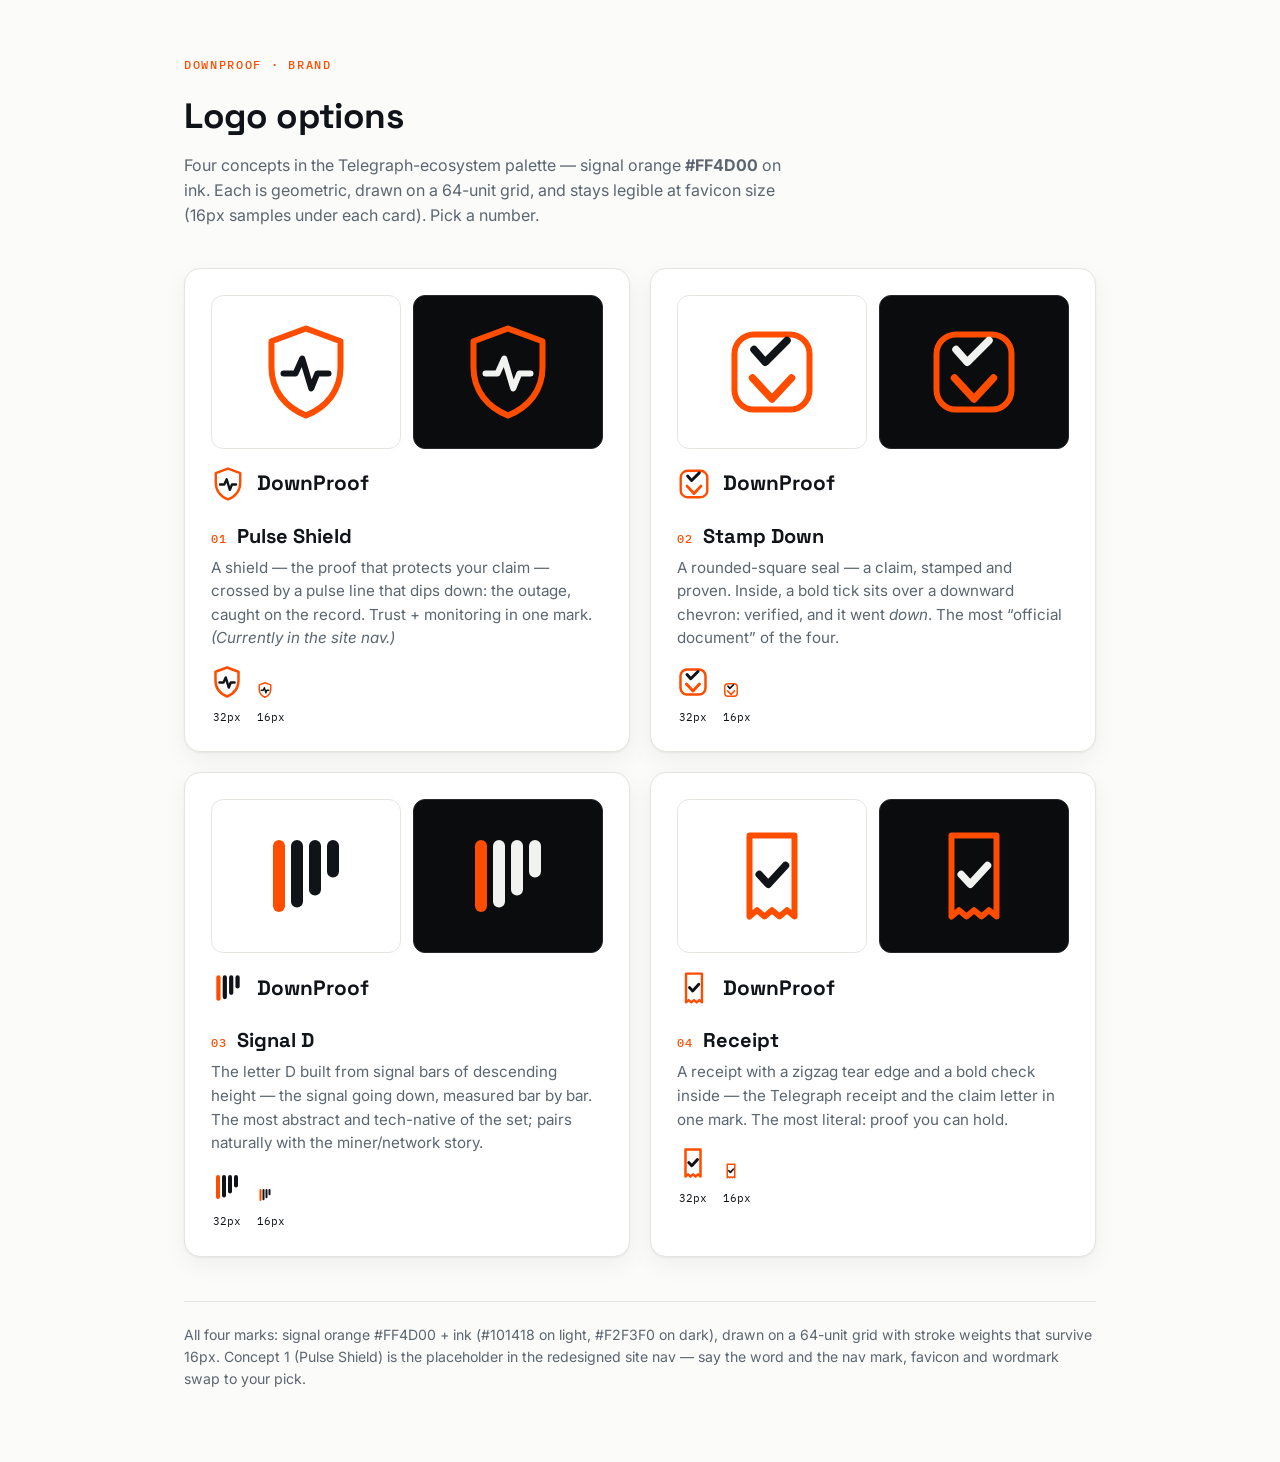
<file: web/logo-options.html>
<!DOCTYPE html>
<html lang="en">
<head>
<meta charset="utf-8">
<meta name="viewport" content="width=device-width, initial-scale=1">
<title>DownProof — Logo options</title>
<meta name="description" content="Four logo concepts for DownProof, shown on light and dark.">
<link rel="preconnect" href="https://fonts.googleapis.com">
<link rel="preconnect" href="https://fonts.gstatic.com" crossorigin>
<link href="https://fonts.googleapis.com/css2?family=Space+Grotesk:wght@500;600;700&family=Inter:wght@400;500;600&family=IBM+Plex+Mono:wght@400;500&display=swap" rel="stylesheet">
<style>
  :root {
    --bg: #FBFBF9; --surface: #FFFFFF; --ink: #101418; --muted: #5C6670;
    --border: #E6E4DE; --accent: #FF4D00;
    --dark-chip: #0B0C0E; --dark-border: #26282D;
  }
  * { box-sizing: border-box; }
  body {
    margin: 0; background: var(--bg); color: var(--ink);
    font-family: "Inter", -apple-system, sans-serif; line-height: 1.55;
    -webkit-font-smoothing: antialiased;
  }
  main { max-width: 960px; margin: 0 auto; padding: 56px 24px 72px; }
  .eyebrow {
    font-family: "IBM Plex Mono", monospace; font-size: .75rem; font-weight: 500;
    letter-spacing: .14em; text-transform: uppercase; color: var(--accent); margin: 0 0 14px;
  }
  h1 { font-family: "Space Grotesk", sans-serif; font-size: 2.2rem; margin: 0 0 10px; letter-spacing: -0.01em; }
  .intro { color: var(--muted); max-width: 620px; margin: 0 0 40px; }
  .grid { display: grid; grid-template-columns: 1fr 1fr; gap: 20px; }
  .card {
    background: var(--surface); border: 1px solid var(--border); border-radius: 16px;
    padding: 26px; box-shadow: 0 1px 2px rgba(16,20,24,.05), 0 8px 24px rgba(16,20,24,.05);
  }
  .card h2 { font-family: "Space Grotesk", sans-serif; font-size: 1.25rem; margin: 20px 0 4px; }
  .card .num { font-family: "IBM Plex Mono", monospace; font-size: .75rem; color: var(--accent); font-weight: 500; letter-spacing: .1em; }
  .card p { color: var(--muted); margin: 0; font-size: .95rem; }
  .chips { display: grid; grid-template-columns: 1fr 1fr; gap: 12px; }
  .chip {
    border-radius: 12px; display: flex; align-items: center; justify-content: center;
    padding: 28px 12px; border: 1px solid var(--border); background: #FFFFFF;
  }
  .chip.dark { background: var(--dark-chip); border-color: var(--dark-border); }
  .chip svg { display: block; }
  .lockup { display: flex; align-items: center; gap: 12px; margin-top: 18px; }
  .lockup .word { font-family: "Space Grotesk", sans-serif; font-weight: 700; font-size: 1.3rem; }
  .sizes { display: flex; align-items: flex-end; gap: 14px; margin-top: 16px; color: var(--muted); }
  .sizes span { font-family: "IBM Plex Mono", monospace; font-size: .68rem; display: block; text-align: center; margin-top: 4px; }
  footer { color: var(--muted); font-size: .88rem; margin-top: 44px; border-top: 1px solid var(--border); padding-top: 22px; }
  @media (max-width: 700px) { .grid { grid-template-columns: 1fr; } }
</style>
</head>
<body>
<main>
  <p class="eyebrow">DownProof · Brand</p>
  <h1>Logo options</h1>
  <p class="intro">Four concepts in the Telegraph-ecosystem palette — signal orange <strong>#FF4D00</strong> on ink.
  Each is geometric, drawn on a 64-unit grid, and stays legible at favicon size (16px samples under each card). Pick a number.</p>

  <div class="grid">

    <div class="card">
      <div class="chips">
        <div class="chip" style="color:#101418">
          <svg width="96" height="96" viewBox="0 0 64 64" fill="none" aria-label="Pulse Shield on light">
            <path d="M32 3 55 11.5V29c0 15.5-9.4 26.4-23 32C18.4 55.4 9 44.5 9 29V11.5L32 3Z" stroke="#FF4D00" stroke-width="4" stroke-linejoin="round"/>
            <polyline points="17,33 25,33 29.5,23 35.5,43 39.5,33 47,33" stroke="currentColor" stroke-width="4" stroke-linecap="round" stroke-linejoin="round"/>
          </svg>
        </div>
        <div class="chip dark" style="color:#F2F3F0">
          <svg width="96" height="96" viewBox="0 0 64 64" fill="none" aria-label="Pulse Shield on dark">
            <path d="M32 3 55 11.5V29c0 15.5-9.4 26.4-23 32C18.4 55.4 9 44.5 9 29V11.5L32 3Z" stroke="#FF4D00" stroke-width="4" stroke-linejoin="round"/>
            <polyline points="17,33 25,33 29.5,23 35.5,43 39.5,33 47,33" stroke="currentColor" stroke-width="4" stroke-linecap="round" stroke-linejoin="round"/>
          </svg>
        </div>
      </div>
      <div class="lockup" style="color:#101418">
        <svg width="34" height="34" viewBox="0 0 64 64" fill="none" aria-hidden="true">
          <path d="M32 3 55 11.5V29c0 15.5-9.4 26.4-23 32C18.4 55.4 9 44.5 9 29V11.5L32 3Z" stroke="#FF4D00" stroke-width="4.5" stroke-linejoin="round"/>
          <polyline points="17,33 25,33 29.5,23 35.5,43 39.5,33 47,33" stroke="currentColor" stroke-width="4.5" stroke-linecap="round" stroke-linejoin="round"/>
        </svg>
        <span class="word">DownProof</span>
      </div>
      <h2><span class="num">01</span>&nbsp; Pulse Shield</h2>
      <p>A shield — the proof that protects your claim — crossed by a pulse line that dips down: the outage, caught on the record. Trust + monitoring in one mark. <em>(Currently in the site nav.)</em></p>
      <div class="sizes" style="color:#101418">
        <div><svg width="32" height="32" viewBox="0 0 64 64" fill="none"><path d="M32 3 55 11.5V29c0 15.5-9.4 26.4-23 32C18.4 55.4 9 44.5 9 29V11.5L32 3Z" stroke="#FF4D00" stroke-width="5" stroke-linejoin="round"/><polyline points="17,33 25,33 29.5,23 35.5,43 39.5,33 47,33" stroke="currentColor" stroke-width="5" stroke-linecap="round" stroke-linejoin="round"/></svg><span>32px</span></div>
        <div><svg width="16" height="16" viewBox="0 0 64 64" fill="none"><path d="M32 3 55 11.5V29c0 15.5-9.4 26.4-23 32C18.4 55.4 9 44.5 9 29V11.5L32 3Z" stroke="#FF4D00" stroke-width="6" stroke-linejoin="round"/><polyline points="17,33 25,33 29.5,23 35.5,43 39.5,33 47,33" stroke="currentColor" stroke-width="6" stroke-linecap="round" stroke-linejoin="round"/></svg><span>16px</span></div>
      </div>
    </div>

    <div class="card">
      <div class="chips">
        <div class="chip" style="color:#101418">
          <svg width="96" height="96" viewBox="0 0 64 64" fill="none" aria-label="Stamp Down on light">
            <rect x="7" y="7" width="50" height="50" rx="13" stroke="#FF4D00" stroke-width="4"/>
            <polyline points="20,17 27.5,25.5 42,11" stroke="currentColor" stroke-width="5" stroke-linecap="round" stroke-linejoin="round"/>
            <polyline points="19,36 32,50 45,36" stroke="#FF4D00" stroke-width="5" stroke-linecap="round" stroke-linejoin="round"/>
          </svg>
        </div>
        <div class="chip dark" style="color:#F2F3F0">
          <svg width="96" height="96" viewBox="0 0 64 64" fill="none" aria-label="Stamp Down on dark">
            <rect x="7" y="7" width="50" height="50" rx="13" stroke="#FF4D00" stroke-width="4"/>
            <polyline points="20,17 27.5,25.5 42,11" stroke="currentColor" stroke-width="5" stroke-linecap="round" stroke-linejoin="round"/>
            <polyline points="19,36 32,50 45,36" stroke="#FF4D00" stroke-width="5" stroke-linecap="round" stroke-linejoin="round"/>
          </svg>
        </div>
      </div>
      <div class="lockup" style="color:#101418">
        <svg width="34" height="34" viewBox="0 0 64 64" fill="none" aria-hidden="true">
          <rect x="7" y="7" width="50" height="50" rx="13" stroke="#FF4D00" stroke-width="4.5"/>
          <polyline points="20,17 27.5,25.5 42,11" stroke="currentColor" stroke-width="5.5" stroke-linecap="round" stroke-linejoin="round"/>
          <polyline points="19,36 32,50 45,36" stroke="#FF4D00" stroke-width="5.5" stroke-linecap="round" stroke-linejoin="round"/>
        </svg>
        <span class="word">DownProof</span>
      </div>
      <h2><span class="num">02</span>&nbsp; Stamp Down</h2>
      <p>A rounded-square seal — a claim, stamped and proven. Inside, a bold tick sits over a downward chevron: verified, and it went <em>down</em>. The most &ldquo;official document&rdquo; of the four.</p>
      <div class="sizes" style="color:#101418">
        <div><svg width="32" height="32" viewBox="0 0 64 64" fill="none"><rect x="7" y="7" width="50" height="50" rx="13" stroke="#FF4D00" stroke-width="5"/><polyline points="20,17 27.5,25.5 42,11" stroke="currentColor" stroke-width="6" stroke-linecap="round" stroke-linejoin="round"/><polyline points="19,36 32,50 45,36" stroke="#FF4D00" stroke-width="6" stroke-linecap="round" stroke-linejoin="round"/></svg><span>32px</span></div>
        <div><svg width="16" height="16" viewBox="0 0 64 64" fill="none"><rect x="7" y="7" width="50" height="50" rx="13" stroke="#FF4D00" stroke-width="6"/><polyline points="20,17 27.5,25.5 42,11" stroke="currentColor" stroke-width="7" stroke-linecap="round" stroke-linejoin="round"/><polyline points="19,36 32,50 45,36" stroke="#FF4D00" stroke-width="7" stroke-linecap="round" stroke-linejoin="round"/></svg><span>16px</span></div>
      </div>
    </div>

    <div class="card">
      <div class="chips">
        <div class="chip" style="color:#101418">
          <svg width="96" height="96" viewBox="0 0 64 64" fill="none" aria-label="Signal D on light">
            <rect x="10" y="8" width="8" height="48" rx="4" fill="#FF4D00"/>
            <rect x="22" y="8" width="8" height="45" rx="4" fill="currentColor"/>
            <rect x="34" y="8" width="8" height="37" rx="4" fill="currentColor"/>
            <rect x="46" y="8" width="8" height="25" rx="4" fill="currentColor"/>
          </svg>
        </div>
        <div class="chip dark" style="color:#F2F3F0">
          <svg width="96" height="96" viewBox="0 0 64 64" fill="none" aria-label="Signal D on dark">
            <rect x="10" y="8" width="8" height="48" rx="4" fill="#FF4D00"/>
            <rect x="22" y="8" width="8" height="45" rx="4" fill="currentColor"/>
            <rect x="34" y="8" width="8" height="37" rx="4" fill="currentColor"/>
            <rect x="46" y="8" width="8" height="25" rx="4" fill="currentColor"/>
          </svg>
        </div>
      </div>
      <div class="lockup" style="color:#101418">
        <svg width="34" height="34" viewBox="0 0 64 64" fill="none" aria-hidden="true">
          <rect x="10" y="8" width="8" height="48" rx="4" fill="#FF4D00"/>
          <rect x="22" y="8" width="8" height="45" rx="4" fill="currentColor"/>
          <rect x="34" y="8" width="8" height="37" rx="4" fill="currentColor"/>
          <rect x="46" y="8" width="8" height="25" rx="4" fill="currentColor"/>
        </svg>
        <span class="word">DownProof</span>
      </div>
      <h2><span class="num">03</span>&nbsp; Signal D</h2>
      <p>The letter D built from signal bars of descending height — the signal going down, measured bar by bar. The most abstract and tech-native of the set; pairs naturally with the miner/network story.</p>
      <div class="sizes" style="color:#101418">
        <div><svg width="32" height="32" viewBox="0 0 64 64" fill="none"><rect x="10" y="8" width="8" height="48" rx="4" fill="#FF4D00"/><rect x="22" y="8" width="8" height="45" rx="4" fill="currentColor"/><rect x="34" y="8" width="8" height="37" rx="4" fill="currentColor"/><rect x="46" y="8" width="8" height="25" rx="4" fill="currentColor"/></svg><span>32px</span></div>
        <div><svg width="16" height="16" viewBox="0 0 64 64" fill="none"><rect x="10" y="8" width="8" height="48" rx="4" fill="#FF4D00"/><rect x="22" y="8" width="8" height="45" rx="4" fill="currentColor"/><rect x="34" y="8" width="8" height="37" rx="4" fill="currentColor"/><rect x="46" y="8" width="8" height="25" rx="4" fill="currentColor"/></svg><span>16px</span></div>
      </div>
    </div>

    <div class="card">
      <div class="chips">
        <div class="chip" style="color:#101418">
          <svg width="96" height="96" viewBox="0 0 64 64" fill="none" aria-label="Receipt on light">
            <path d="M17 5h30v54l-5-4.2L37 59l-5-4.2L27 59l-5-4.2L17 59V5Z" stroke="#FF4D00" stroke-width="4" stroke-linejoin="round"/>
            <polyline points="23.5,31 29.5,37.5 41,25" stroke="currentColor" stroke-width="5" stroke-linecap="round" stroke-linejoin="round"/>
          </svg>
        </div>
        <div class="chip dark" style="color:#F2F3F0">
          <svg width="96" height="96" viewBox="0 0 64 64" fill="none" aria-label="Receipt on dark">
            <path d="M17 5h30v54l-5-4.2L37 59l-5-4.2L27 59l-5-4.2L17 59V5Z" stroke="#FF4D00" stroke-width="4" stroke-linejoin="round"/>
            <polyline points="23.5,31 29.5,37.5 41,25" stroke="currentColor" stroke-width="5" stroke-linecap="round" stroke-linejoin="round"/>
          </svg>
        </div>
      </div>
      <div class="lockup" style="color:#101418">
        <svg width="34" height="34" viewBox="0 0 64 64" fill="none" aria-hidden="true">
          <path d="M17 5h30v54l-5-4.2L37 59l-5-4.2L27 59l-5-4.2L17 59V5Z" stroke="#FF4D00" stroke-width="4.5" stroke-linejoin="round"/>
          <polyline points="23.5,31 29.5,37.5 41,25" stroke="currentColor" stroke-width="5.5" stroke-linecap="round" stroke-linejoin="round"/>
        </svg>
        <span class="word">DownProof</span>
      </div>
      <h2><span class="num">04</span>&nbsp; Receipt</h2>
      <p>A receipt with a zigzag tear edge and a bold check inside — the Telegraph receipt and the claim letter in one mark. The most literal: proof you can hold.</p>
      <div class="sizes" style="color:#101418">
        <div><svg width="32" height="32" viewBox="0 0 64 64" fill="none"><path d="M17 5h30v54l-5-4.2L37 59l-5-4.2L27 59l-5-4.2L17 59V5Z" stroke="#FF4D00" stroke-width="5" stroke-linejoin="round"/><polyline points="23.5,31 29.5,37.5 41,25" stroke="currentColor" stroke-width="6" stroke-linecap="round" stroke-linejoin="round"/></svg><span>32px</span></div>
        <div><svg width="16" height="16" viewBox="0 0 64 64" fill="none"><path d="M17 5h30v54l-5-4.2L37 59l-5-4.2L27 59l-5-4.2L17 59V5Z" stroke="#FF4D00" stroke-width="6" stroke-linejoin="round"/><polyline points="23.5,31 29.5,37.5 41,25" stroke="currentColor" stroke-width="7" stroke-linecap="round" stroke-linejoin="round"/></svg><span>16px</span></div>
      </div>
    </div>

  </div>

  <footer>
    All four marks: signal orange #FF4D00 + ink (#101418 on light, #F2F3F0 on dark), drawn on a 64-unit grid with
    stroke weights that survive 16px. Concept 1 (Pulse Shield) is the placeholder in the redesigned site nav —
    say the word and the nav mark, favicon and wordmark swap to your pick.
  </footer>
</main>
</body>
</html>
</file>
